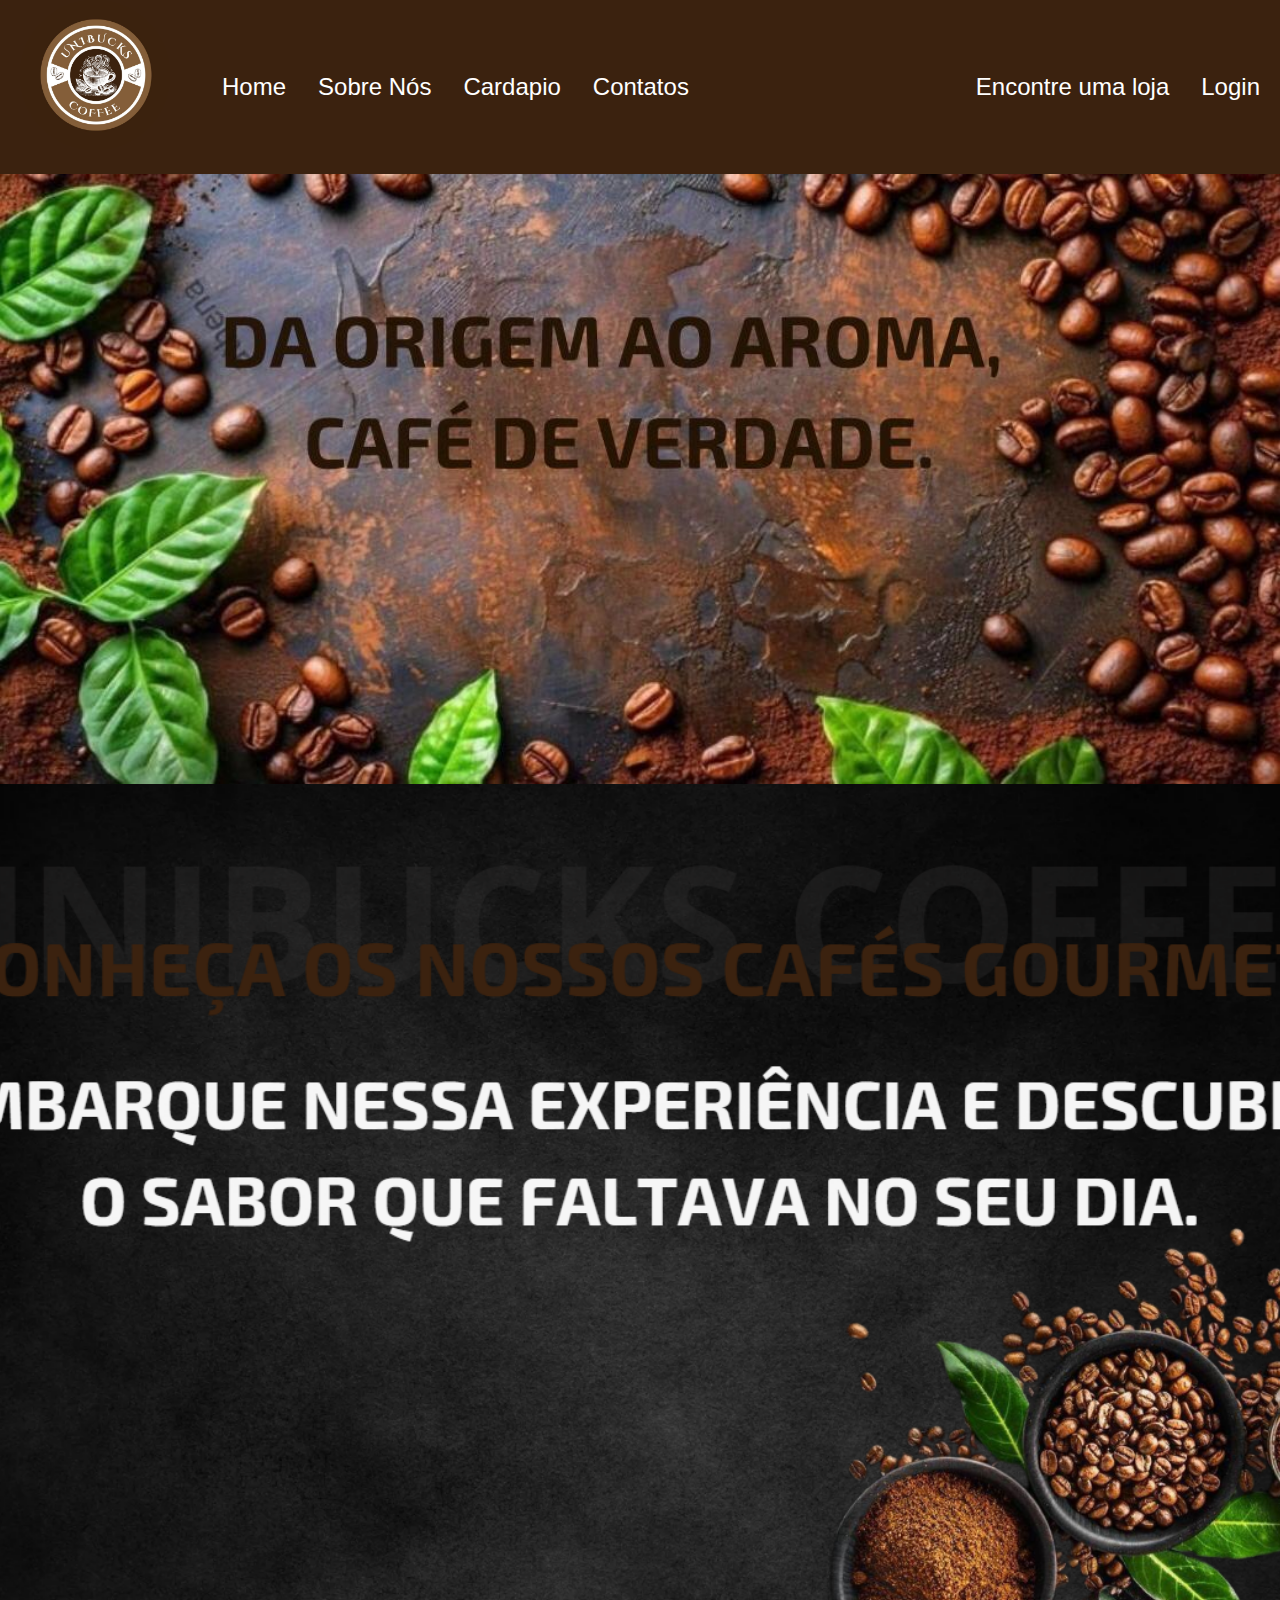
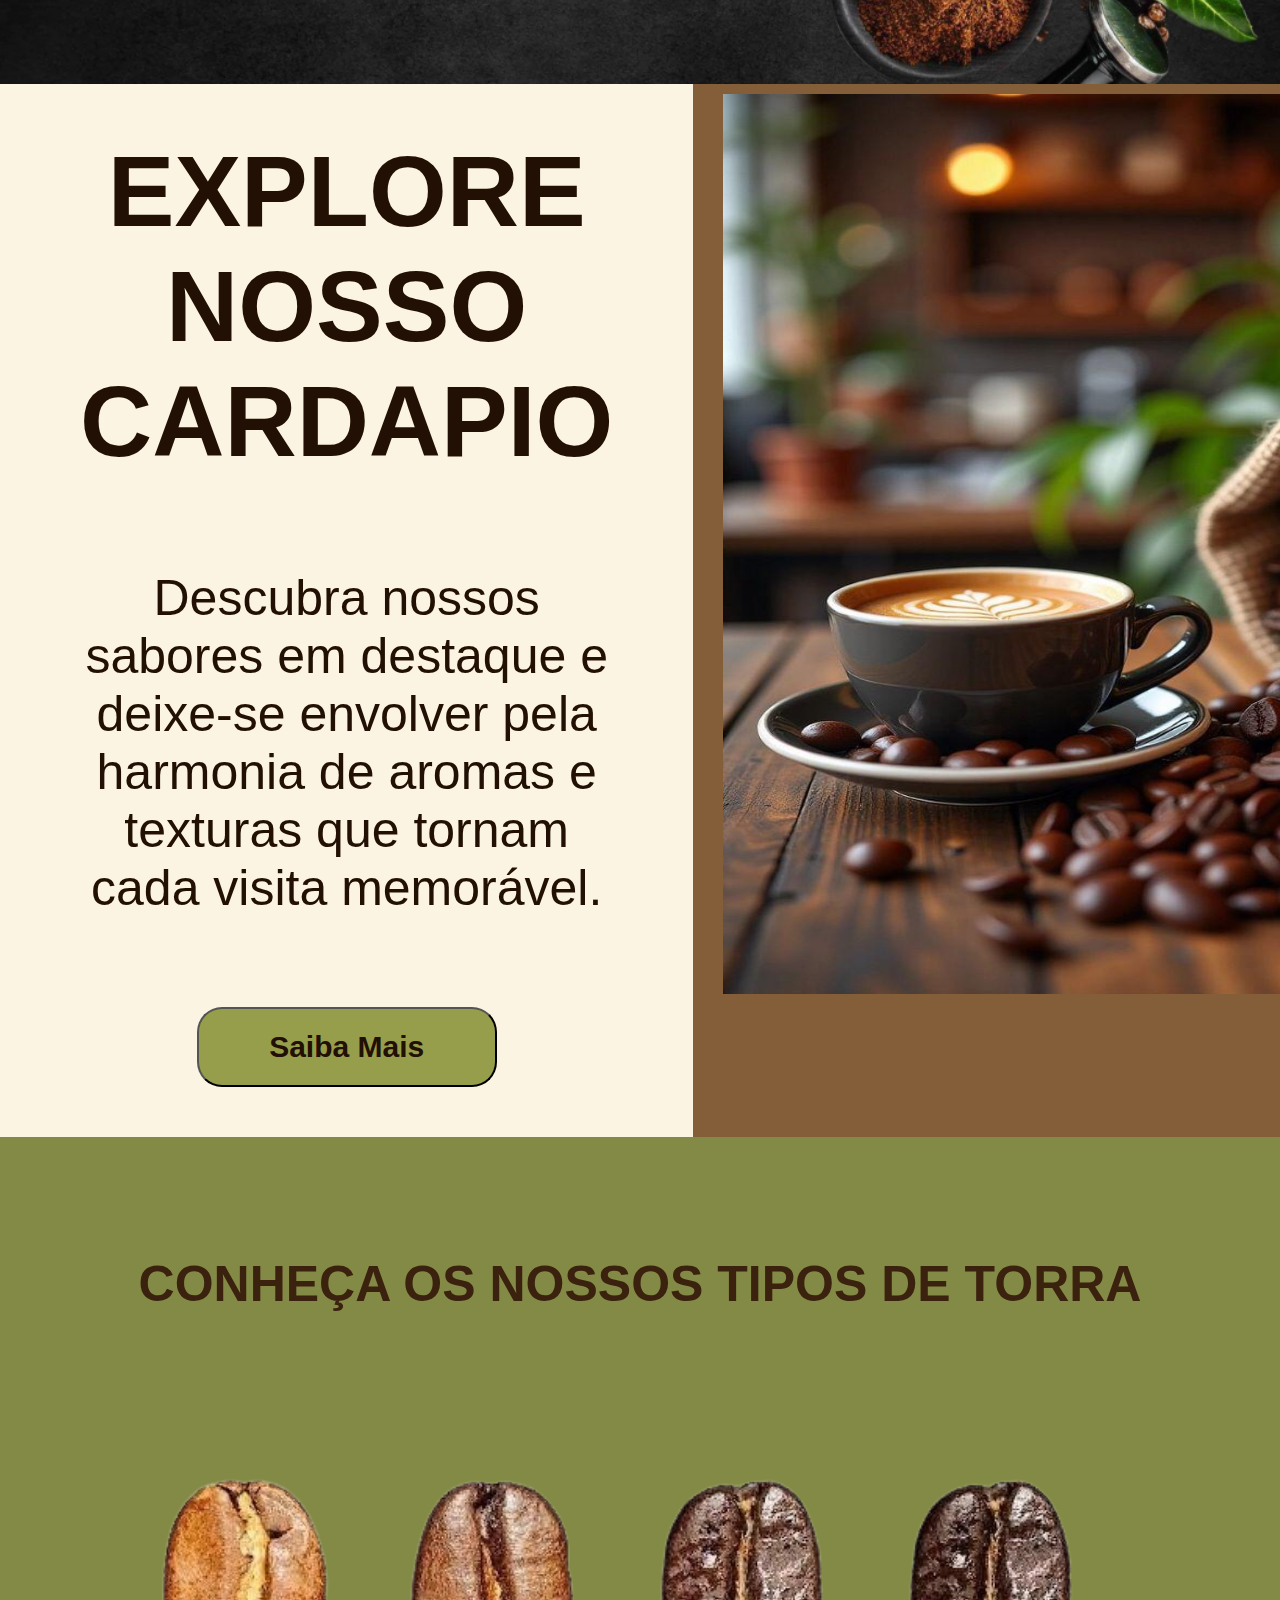
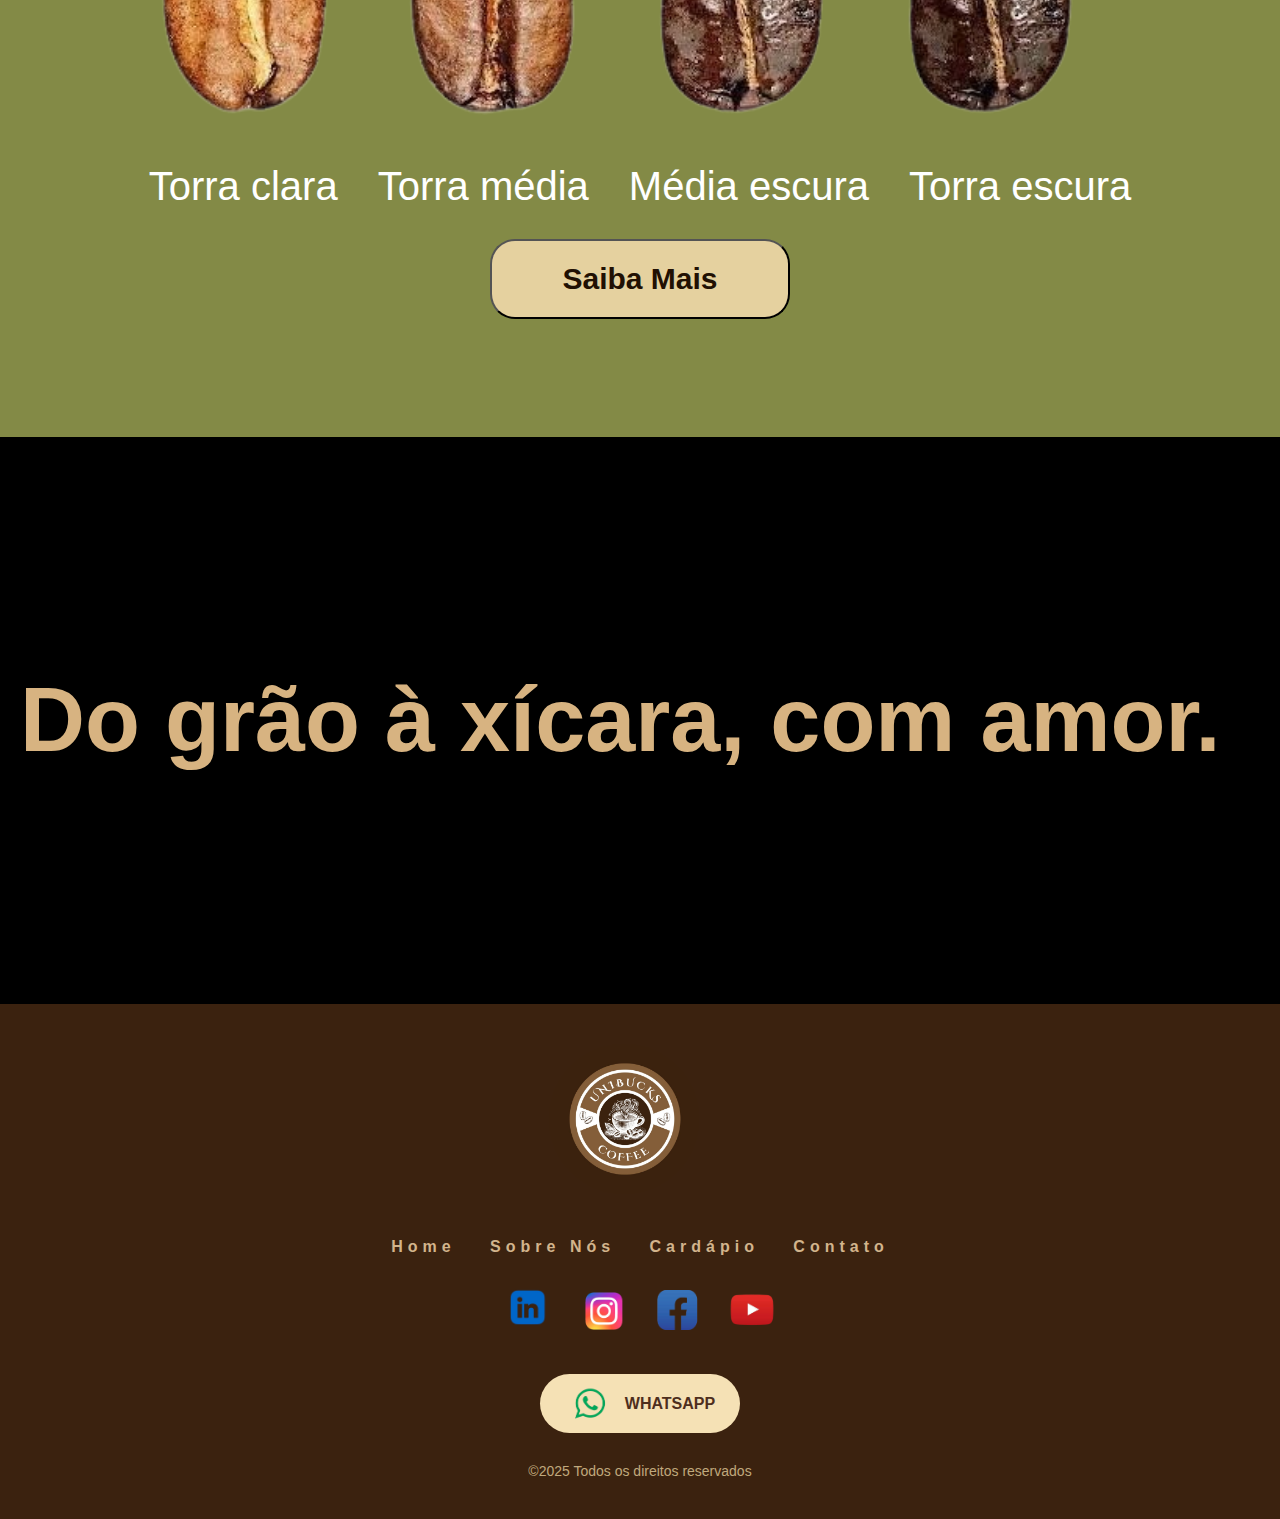
<file: index.html>
<!DOCTYPE html>
<html lang="pt-br">

<head>
    <meta charset="UTF-8">
    <meta name="viewport" content="width=device-width, initial-scale=1.0">
    <link rel="stylesheet" href="css/home.css">
    <title>Home Unibucks</title>
</head>

<body>
    <header class="header-nav">
      <nav class="nav-web" aria-label="Navegação Principal">
        
        <div class="left">
          <a href="index.html">
            <img class="logo" src="./img/logo.jpg">
          </a>
          <ul class="nav-list">
              <li>
                <a href="index.html"> Home </a>
              </li>
              <li>
                <a href="sobre.html">Sobre Nós</a>
              </li>
              <li>
                <a href="cardapio.html">Cardapio</a>
              </li>
              <li>
                <a href="contato.html">Contatos</a>
              </li>
          </ul>
        </div>
          
        <ul class="list-right">
            <li>
              <a href="loc.html">Encontre uma loja</a>
            </li>
            <li>
              <a href="login.html">Login</a>
            </li>
          </ul>
      </nav>
    </header>
    
    <main>
      <div class="frame1">
          <img src="img/inicio.jpg" class="img1">
      </div>

      <div class="frame2">
        <img src="img/inicio-pt2.png">
      </div>

      <div class="frame3">
          <div class="apresentação-cardapio">
            
            <div class="titulo-text-cardapio">
              <h1>EXPLORE NOSSO CARDAPIO</h1>
            </div>
            
            <div class="text-cardapio">
              <p>Descubra nossos sabores em
                destaque e deixe-se envolver
                pela harmonia de aromas e
                texturas que tornam cada visita
                memorável.
              </p>
            </div>
            
            <div class="botão-cardapio">
              <a href="cardapio.html"><button>Saiba Mais</button></a>
            </div>
          </div>

          <div class="img-home-card">
              <img src="img/inicio_cardapio.jpg" >
          </div>
        </div>

      <div class="frame4">
        <div class="conteudo-torra">
          <h1 class="titulo-home-torra">CONHEÇA OS NOSSOS TIPOS DE TORRA</h1>
      
          <img src="img/inico_torra-removebg-preview.png" alt="Tipos de Torra" class="imagem-torra">
      
          <div class="texto-torra">
            <span>Torra clara</span>
            <span> Torra média </span>
            <span>Média escura </span>
            <span> Torra escura </span>
          </div>
      
          <div class="botão-torra">
            <a href="torra.html" class="botao-link"><button>Saiba Mais</button></a>
          </div>
          
        </div>
      </div>
      
      <div class="frame5">
          <div class="fim-conteudo">
            <div class="txt-fim">
              <h1>Do grão à xícara, com amor.</h1>
            </div>
            <div class="Imagem-fim">
              <img src="img/inicio-pt_baixo-removebg-preview.png" class="img-fim">
            </div>
          </div>
      </div>
    </main>

    <footer class="footer">
      <div class="footer-content">
        <img src="img/logo.jpg" alt="Unibucks Logo" class="logo">
    
        <nav class="footer-nav">
          <ul>
            <li><a href="index.html">Home</a></li>
            <li><a href="sobre.html">Sobre Nós</a></li>
            <li><a href="cardapio.html">Cardápio</a></li>
            <li><a href="contato.html">Contato</a></li>
          </ul>
        </nav>
    
        <div class="social-icons">
          <a href="#"><img src="img/link-removebg-preview.png" alt="LinkedIn"></a>
          <a href="#"><img src="img/R-removebg-preview.png" alt="Instagram"></a>
          <a href="#"><img src="img/facebook-icon-ios-facebook-social-media-logo-on-white-background-free-free-vector-removebg-preview.png" alt="Facebook"></a>
          <a href="#"><img src="img/OIP-removebg-preview.png" alt="YouTube"></a>
        </div>
    
        <div class="whatsapp-button">
          <a href="#">
            <img src="img/whats-removebg-preview.png" alt="WhatsApp"> WHATSAPP
          </a>
        </div>
    
        <p class="copyright">©2025 Todos os direitos reservados</p>
      </div>
    </footer>

</body>
</html>
</file>
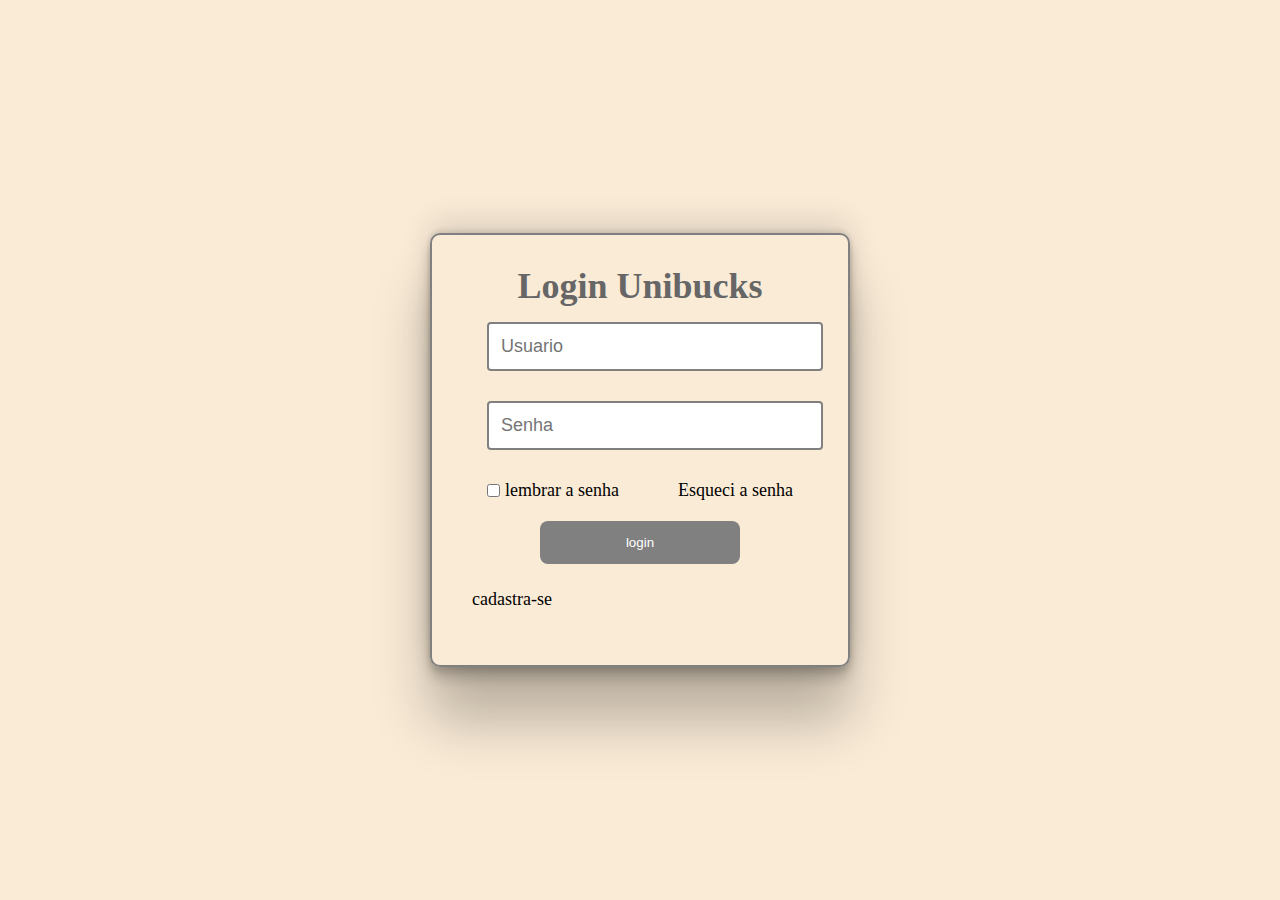
<file: login-page/index.html>
<!DOCTYPE html>
<html lang="pt-br">

<head>
    <meta charset="UTF-8">
    <meta name="viewport" content="widht=device-widht, initial-scale=1.0">
    <title>login</title>
    <link rel="stylesheet" href="styles.css">
</head>

<body>
    <main>
        <div class="container">
            <form>
                <h1> Login Unibucks</h1>
                <div class="input-mail">
                    <input placeholder="Usuario" type="email">
                </div>
                <div class="input-pass">
                    <input placeholder="Senha" type="password">
                </div>
            </form>

        
            <div class=sobre_mais>
                <label>
                    <input type="checkbox" >
                    lembrar a senha
                </label>
                <a class="tent" href="#"> Esqueci a senha </a>
            </div>
            
            <a href="main.html" target="_blank">
                <button type="submit"> login </button>
            </a>

            <div class="cadastro">
                <a class="new" href="cadastro.html"> cadastra-se </a>
            </div>
        
        </div>

    </main>
</body>

</html>
</file>
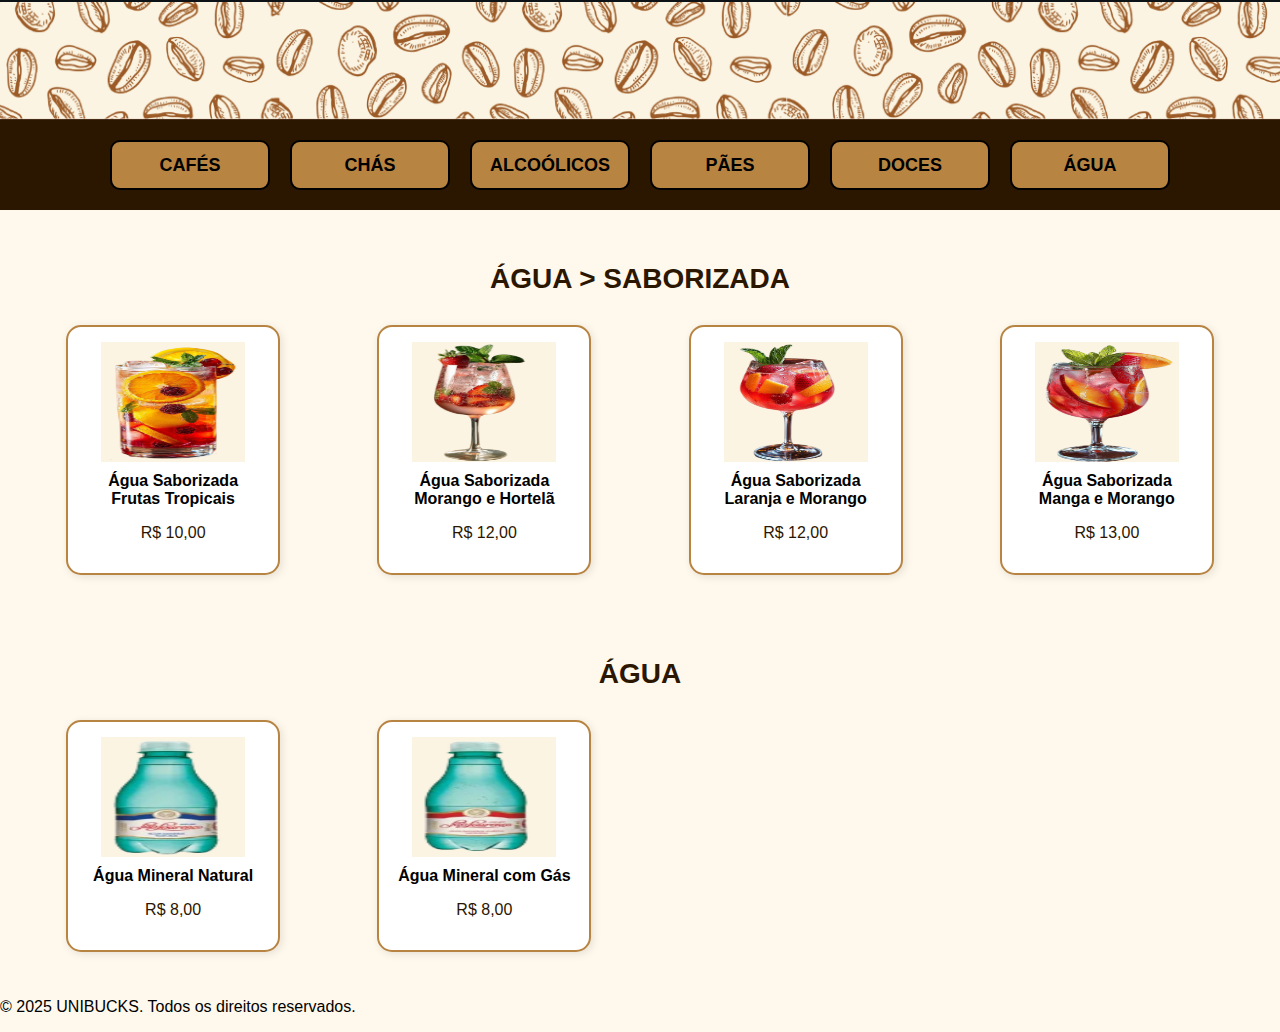
<file: agua.html>
<!DOCTYPE html>
<html lang="pt-BR">
<head>
  <meta charset="UTF-8">
  <meta name="viewport" content="width=device-width, initial-scale=1.0">
  <link rel="stylesheet" href="css/style.css">
</head>
<body>
<!-- Imagem do topo -->
  <div class="top-image">
    <img src="img/fundo de graos.png" alt="Grãos de café no topo" />
  </div>

  <!-- Menu de Categorias -->
  <div class="menu">
    <a href="cafes.html"><button>CAFÉS</button></a>
    <a href="chas.html"><button>CHÁS</button></a>
    <a href="alcoolicos.html"><button>ALCOÓLICOS</button></a>
    <a href="paes.html"><button>PÃES</button></a>
    <a href="doces.html"><button>DOCES</button></a>
    <a href="agua.html"><button>ÁGUA</button></a>
  </div>


  <!-- ÁGUA SABORIZADA -->
  <main class="cardapio">
    <h2 class="titulo">ÁGUA &gt; SABORIZADA</h2>
    <div class="produtos">
      <div class="produto"><img src="img/agua saborizada frutas tropicais.png" alt="Água Saborizada Frutas Tropicais"><p class="nome">Água Saborizada Frutas Tropicais</p><p class="preco">R$ 10,00</p></div>
      <div class="produto"><img src="img/agua saborizada morango e hortela .png" alt="Água Saborizada Morango e Hortelã"><p class="nome">Água Saborizada Morango e Hortelã</p><p class="preco">R$ 12,00</p></div>
      <div class="produto"><img src="img/agua saborizada laranja e morango.png" alt="Água Saborizada Laranja e Morango"><p class="nome">Água Saborizada Laranja e Morango</p><p class="preco">R$ 12,00</p></div>
      <div class="produto"><img src="img/agua saborizada manga e morango.png" alt="Água Saborizada Manga e Morango"><p class="nome">Água Saborizada Manga e Morango</p><p class="preco">R$ 13,00</p></div>
    </div>
  </main>

  <!-- ÁGUA NATURAL E COM GÁS -->
  <main class="cardapio">
    <h2 class="titulo">ÁGUA</h2>
    <div class="produtos ">
      <div class="produto"><img src="img/agua mineral natural .png" alt="Água Mineral Natural"><p class="nome">Água Mineral Natural</p><p class="preco">R$ 8,00</p></div>
      <div class="produto"><img src="img/agua mineral com gas.png" alt="Água Mineral com Gás"><p class="nome">Água Mineral com Gás</p><p class="preco">R$ 8,00</p></div>
    </div>
  </main>

  <footer>
    <p>&copy; 2025 UNIBUCKS. Todos os direitos reservados.</p>
  </footer>

</body>
</html>
</file>
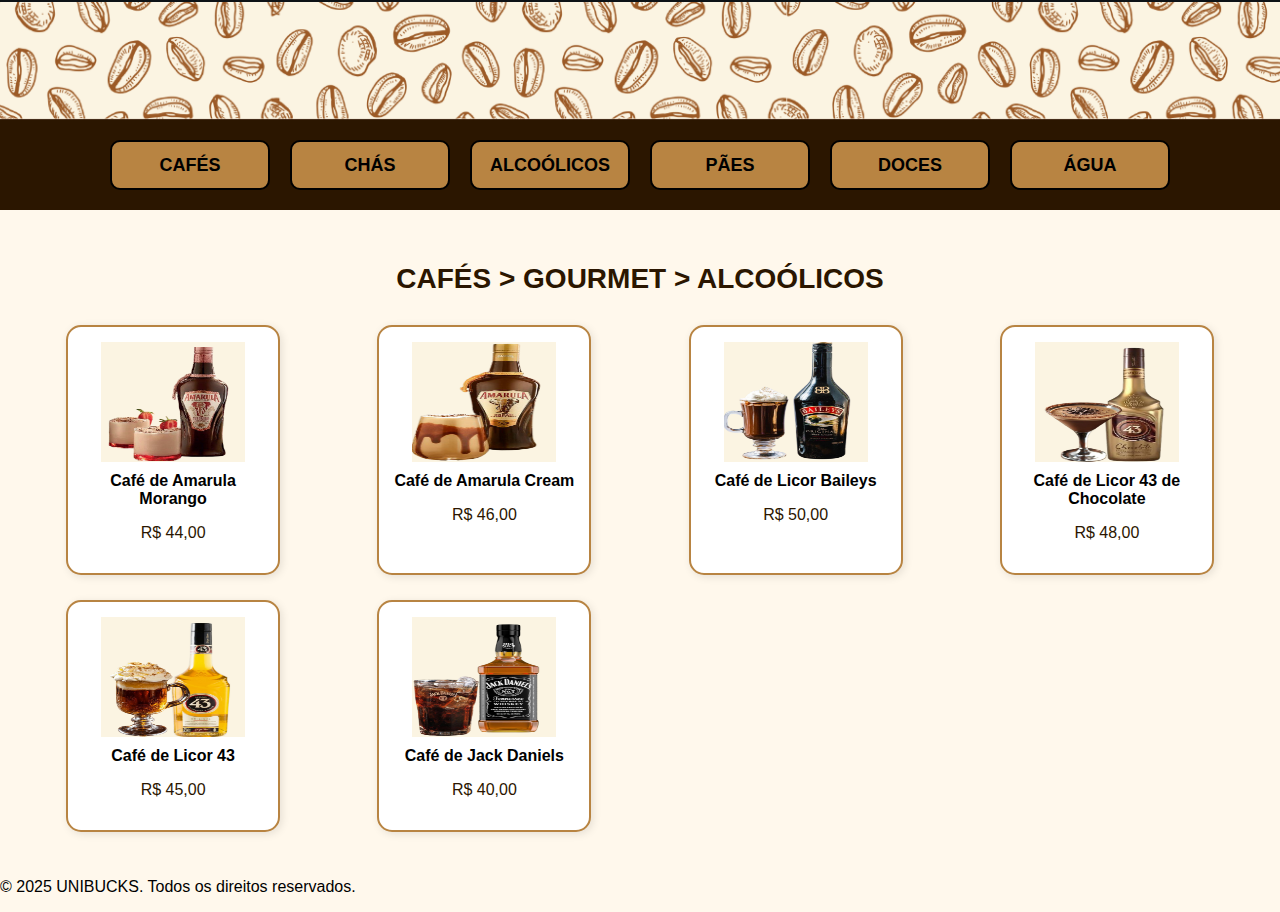
<file: alcoolicos.html>
<!DOCTYPE html>
<html lang="pt-BR">
<head>
  <meta charset="UTF-8">
  <meta name="viewport" content="width=device-width, initial-scale=1.0">
  <title>UNIBUCKS | Cafés Alcoólicos</title>
  <link rel="stylesheet" href="css/style.css">
</head>
<body>

<!-- Imagem do topo -->
  <div class="top-image">
    <img src="img/fundo de graos.png" alt="Grãos de café no topo" />
  </div>

  <!-- Menu de Categorias -->
  <div class="menu">
    <a href="cafes.html"><button>CAFÉS</button></a>
    <a href="chas.html"><button>CHÁS</button></a>
    <a href="alcoolicos.html"><button>ALCOÓLICOS</button></a>
    <a href="paes.html"><button>PÃES</button></a>
    <a href="doces.html"><button>DOCES</button></a>
    <a href="agua.html"><button>ÁGUA</button></a>
  </div>



  <main class="cardapio">
    <h2 class="titulo">CAFÉS &gt; GOURMET &gt; ALCOÓLICOS</h2>
    <div class="produtos">
      <div class="produto"><img src="img/cafe de amarula morango.png" alt="Café de Amarula Morango"><p class="nome">Café de Amarula Morango</p><p class="preco">R$ 44,00</p></div>
      <div class="produto"><img src="img/cafe de amarula cream.png" alt="Café de Amarula Cream"><p class="nome">Café de Amarula Cream</p><p class="preco">R$ 46,00</p></div>
      <div class="produto"><img src="img/cafe de licor.png" alt="Café de Licor Baileys"><p class="nome">Café de Licor Baileys</p><p class="preco">R$ 50,00</p></div>
      <div class="produto"><img src="img/cafe licor 43 de chocolate.png" alt="Café de Licor 43 de Chocolate"><p class="nome">Café de Licor 43 de Chocolate</p><p class="preco">R$ 48,00</p></div>
      <div class="produto"><img src="img/cafe de licor 43.png" alt="Café de Licor 43"><p class="nome">Café de Licor 43</p><p class="preco">R$ 45,00</p></div>
      <div class="produto"><img src="img/cafe jack daniels.png" alt="Café de Jack Daniels"><p class="nome">Café de Jack Daniels</p><p class="preco">R$ 40,00</p></div>
    </div>
  </main>

  <footer>
    <p>&copy; 2025 UNIBUCKS. Todos os direitos reservados.</p>
  </footer>

</body>
</html>
</file>
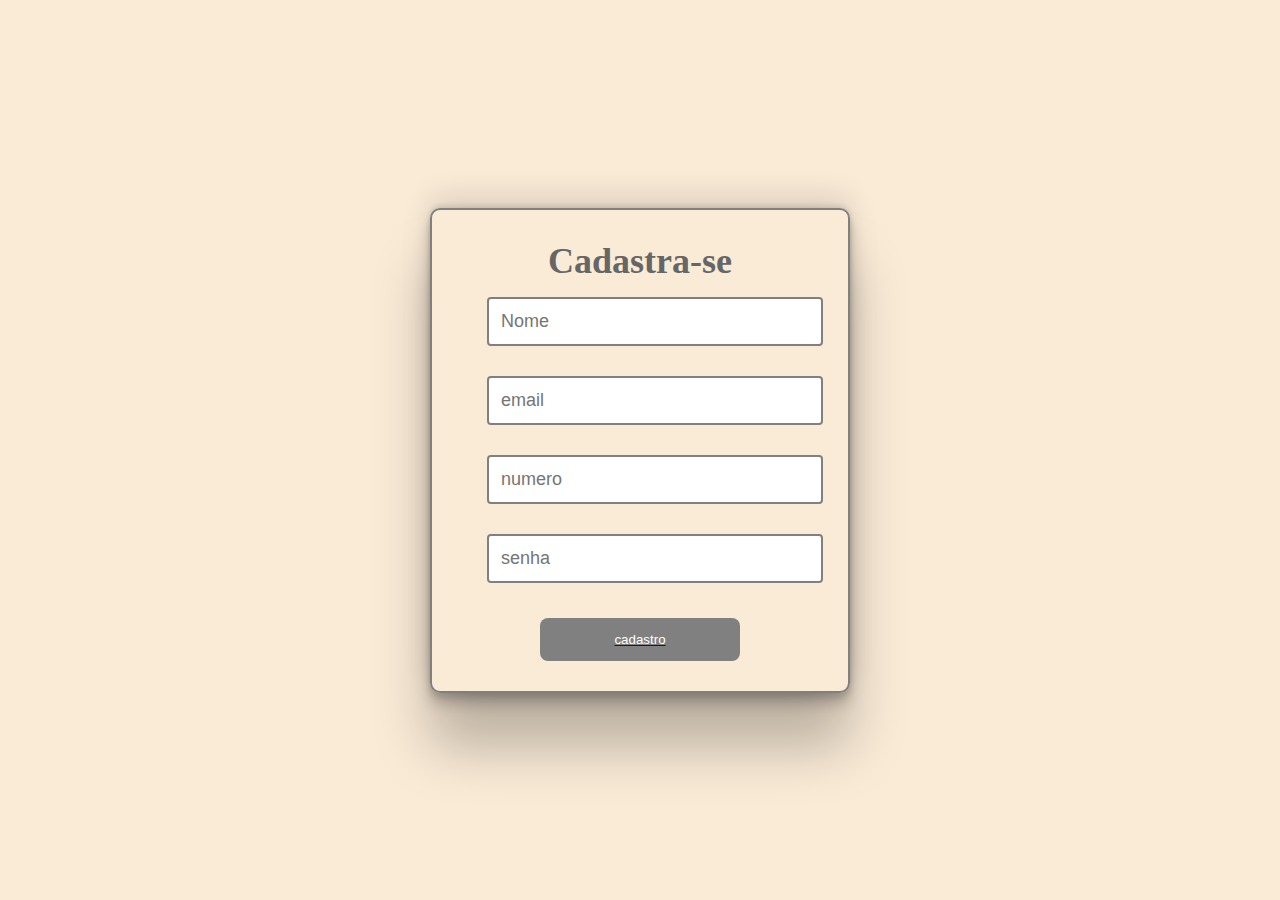
<file: cadastro.html>
<!DOCTYPE html>
<html lang="en">
<head>
    <meta charset="UTF-8">
    <meta name="viewport" content="width=device-width, initial-scale=1.0">
    <link rel="stylesheet" href="styles.css">
    <title>cadastro</title>
</head>
<body>
    <main>
        
        <div class="container">
            <form>
                <h1> Cadastra-se </h1>
                
                <div class="inputs">
                    <div class="input-nome">
                        <input placeholder="Nome" type="text">
                    </div>

                    <div class="input-mail">
                        <input placeholder="email" type="email">
                    </div>

                    <div class="input-cell">
                        <input placeholder="numero" type="phone">
                    </div>

                    <div>
                        <input placeholder="senha" type="password">
                    </div>
                </div>

            </form>
                <a href="main.html" target="_blank">
                    <button type="submit"> cadastro </button>
                </a>

        </div>

    </main>
</body>
</html>
</file>
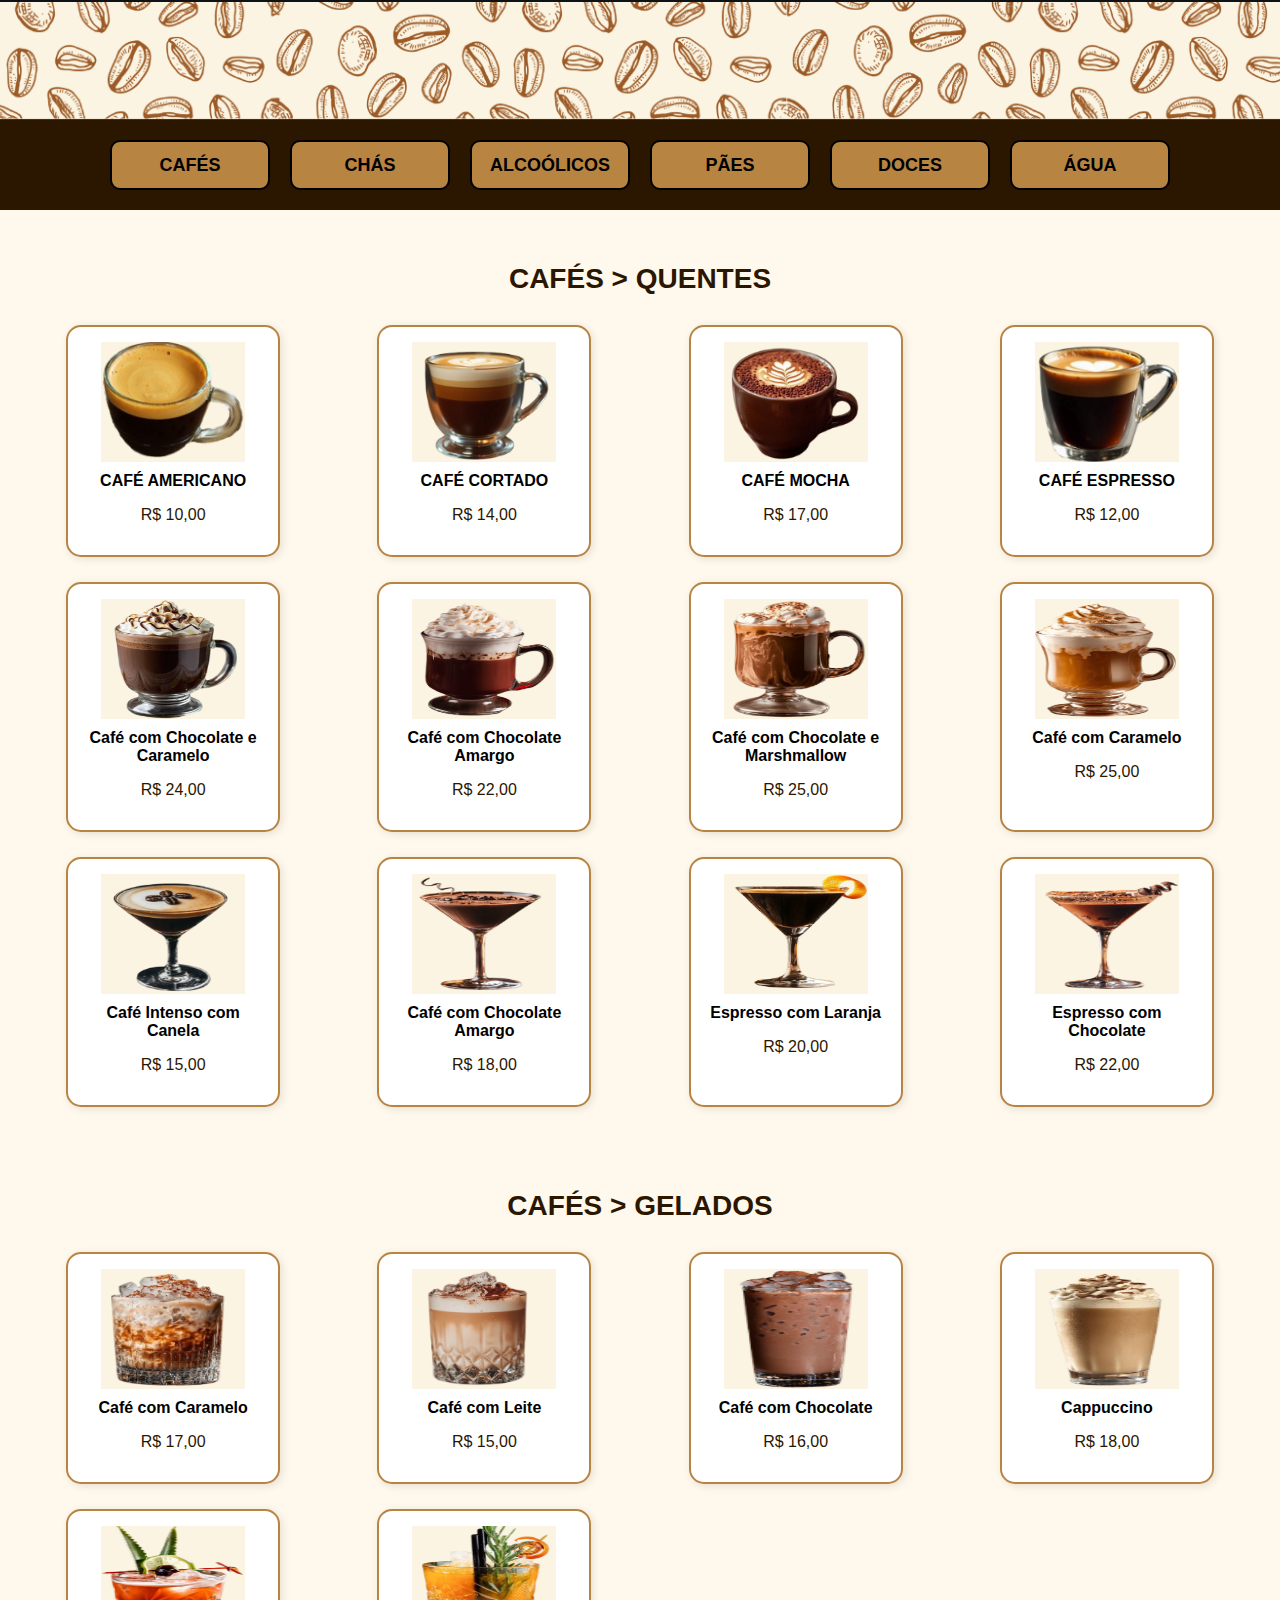
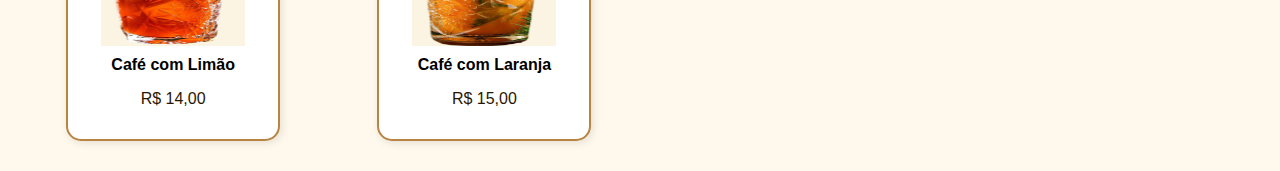
<file: cafes.html>
<!DOCTYPE html>
<html lang="pt-BR">
<head>
  <meta charset="UTF-8">
  <meta name="viewport" content="width=device-width, initial-scale=1.0">
  <title>UNIBUCKS | Cafés</title>
  <link rel="stylesheet" href="css/style.css">
</head>
<body>
 <!-- Imagem do topo -->
  <div class="top-image">
    <img src="img/fundo de graos.png" alt="Grãos de café no topo" />
  </div>

  <!-- Menu de Categorias -->
  <div class="menu">
    <a href="cafes.html"><button>CAFÉS</button></a>
    <a href="chas.html"><button>CHÁS</button></a>
    <a href="alcoolicos.html"><button>ALCOÓLICOS</button></a>
    <a href="paes.html"><button>PÃES</button></a>
    <a href="doces.html"><button>DOCES</button></a>
    <a href="agua.html"><button>ÁGUA</button></a>
  </div>


  <!-- CAFÉS QUENTES -->
  <main class="cardapio">
    <h2 class="titulo">CAFÉS &gt; QUENTES</h2>
    <div class="produtos">
      <div class="produto">
        <img src="img/café americano.png" alt="Café Americano">
        <p class="nome">CAFÉ AMERICANO</p>
        <p class="preco">R$ 10,00</p>
      </div>
      <div class="produto">
        <img src="img/cafe cortado.png" alt="Café Cortado">
        <p class="nome">CAFÉ CORTADO</p>
        <p class="preco">R$ 14,00</p>
      </div>
      <div class="produto">
        <img src="img/cafe mocha.png" alt="Café Mocha">
        <p class="nome">CAFÉ MOCHA</p>
        <p class="preco">R$ 17,00</p>
      </div>
      <div class="produto">
        <img src="img/cafe expresso.png" alt="Café Espresso">
        <p class="nome">CAFÉ ESPRESSO</p>
        <p class="preco">R$ 12,00</p>
      </div>
      <div class="produto"><img src="img/café com chocolate e caramelo.png" alt=""><p class="nome">Café com Chocolate e Caramelo</p><p class="preco">R$ 24,00</p></div>
      <div class="produto"><img src="img/cafe com chocolate amargo.png" alt=""><p class="nome">Café com Chocolate Amargo</p><p class="preco">R$ 22,00</p></div>
      <div class="produto"><img src="img/CAFÉ COM CHOCOLATE e marshmellow.png" alt=""><p class="nome">Café com Chocolate e Marshmallow</p><p class="preco">R$ 25,00</p></div>
      <div class="produto"><img src="img/cafe com caramelo1.png" alt=""><p class="nome">Café com Caramelo</p><p class="preco">R$ 25,00</p></div>
      <div class="produto"><img src="img/cafe intenso com canela.png" alt=""><p class="nome">Café Intenso com Canela</p><p class="preco">R$ 15,00</p></div>
      <div class="produto"><img src="img/cafe com chocolate amargo 2.png" alt=""><p class="nome">Café com Chocolate Amargo</p><p class="preco">R$ 18,00</p></div>
      <div class="produto"><img src="img/expresso com laranja.png" alt=""><p class="nome">Espresso com Laranja</p><p class="preco">R$ 20,00</p></div>
      <div class="produto"><img src="img/expresso com chocolate.png" alt=""><p class="nome">Espresso com Chocolate</p><p class="preco">R$ 22,00</p></div>
    </div>
  </main>

  <!-- CAFÉS GELADOS -->
  <main class="cardapio">
    <h2 class="titulo">CAFÉS &gt; GELADOS</h2>
    <div class="produtos">
      <div class="produto"><img src="img/café com caramelo.png" alt=""><p class="nome">Café com Caramelo</p><p class="preco">R$ 17,00</p></div>
      <div class="produto"><img src="img/café com leite.png" alt=""><p class="nome">Café com Leite</p><p class="preco">R$ 15,00</p></div>
      <div class="produto"><img src="img/cafe com chocolate.png" alt=""><p class="nome">Café com Chocolate</p><p class="preco">R$ 16,00</p></div>
      <div class="produto"><img src="img/cappuccino.png" alt=""><p class="nome">Cappuccino</p><p class="preco">R$ 18,00</p></div>
      <div class="produto"><img src="img/cafe com limão.png" alt=""><p class="nome">Café com Limão</p><p class="preco">R$ 14,00</p></div>
      <div class="produto"><img src="img/cafe com laranja.png" alt=""><p class="nome">Café com Laranja</p><p class="preco">R$ 15,00</p></div>
    </div>
  </main>
</body>
</html>
</file>
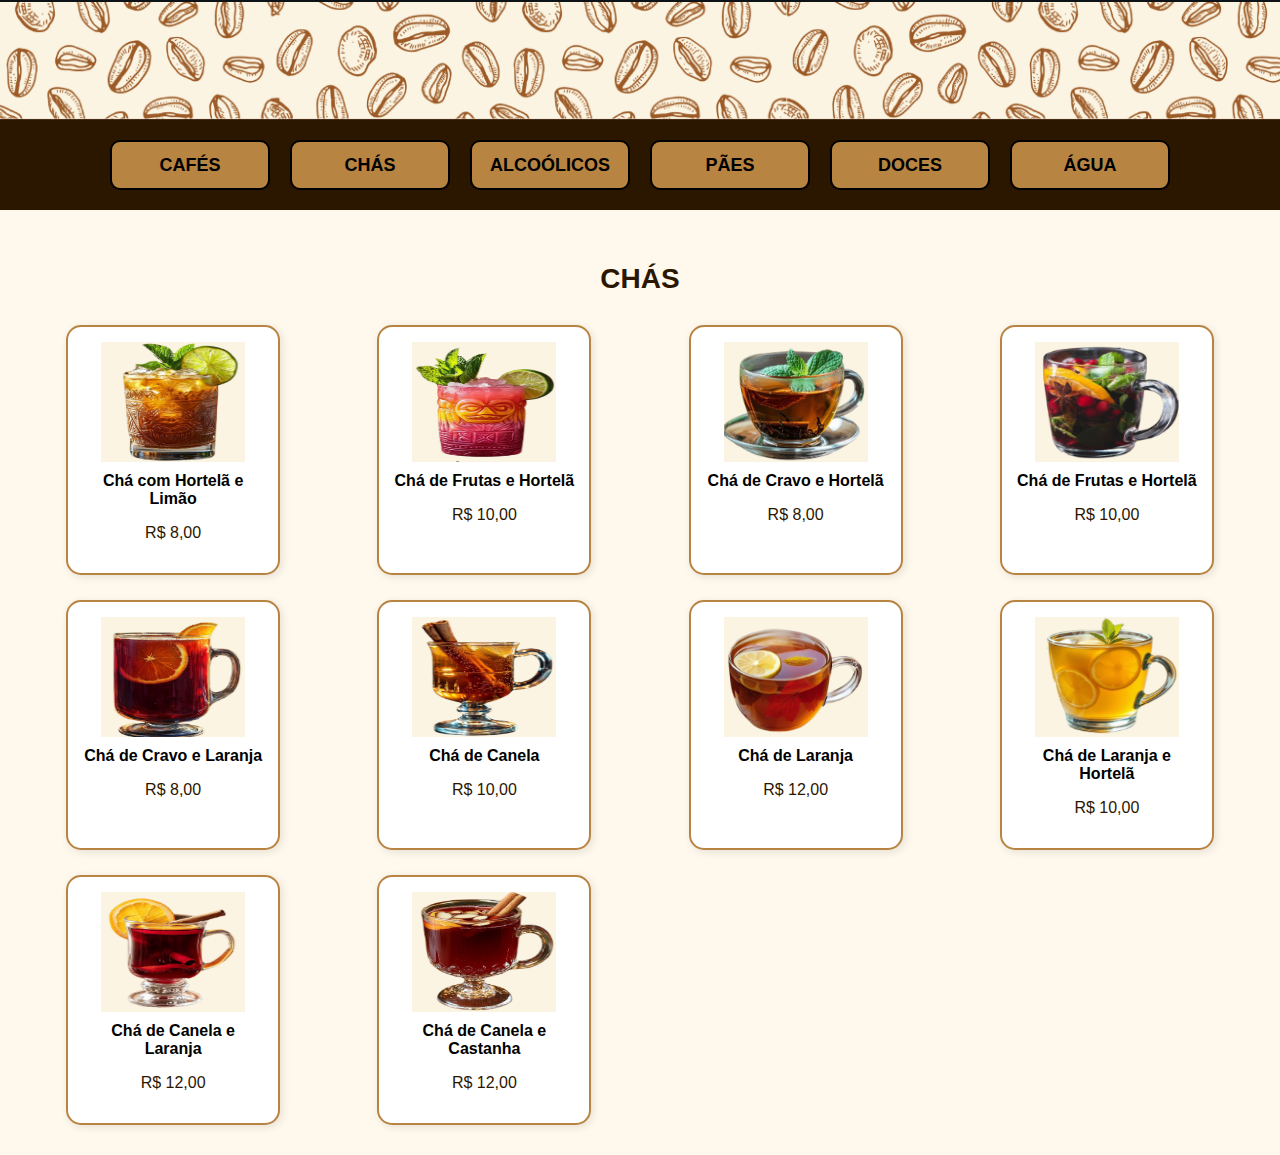
<file: chas.html>
<!DOCTYPE html>
<html lang="pt-br">
<head>
  <meta charset="UTF-8" />
  <meta name="viewport" content="width=device-width, initial-scale=1.0"/>
  <title>UNIBUCKS - Chás</title>
  <link rel="stylesheet" href="css/style.css" />
</head>
<body>
  <!-- Imagem do topo -->
  <div class="top-image">
    <img src="img/fundo de graos.png" alt="Grãos de café no topo" />
  </div>

  <!-- Menu de Categorias -->
  <div class="menu">
    <a href="cafes.html"><button>CAFÉS</button></a>
    <a href="chas.html"><button>CHÁS</button></a>
    <a href="alcoolicos.html"><button>ALCOÓLICOS</button></a>
    <a href="paes.html"><button>PÃES</button></a>
    <a href="doces.html"><button>DOCES</button></a>
    <a href="agua.html"><button>ÁGUA</button></a>
  </div>


  <!-- CHÁS -->
  <main class="cardapio">
    <h2 class="titulo">CHÁS</h2>
    <div class="produtos">
      <div class="produto"><img src="img/cha com hortela e limão.png" alt=""><p class="nome">Chá com Hortelã e Limão</p><p class="preco">R$ 8,00</p></div>
      <div class="produto"><img src="img/cha com hortela e frutas.png" alt=""><p class="nome">Chá de Frutas e Hortelã</p><p class="preco">R$ 10,00</p></div>
      <div class="produto"><img src="img/cha de cravo e hortela.png" alt=""><p class="nome">Chá de Cravo e Hortelã</p><p class="preco">R$ 8,00</p></div>
      <div class="produto"><img src="img/cha de frutas e hortelã.png" alt=""><p class="nome">Chá de Frutas e Hortelã</p><p class="preco">R$ 10,00</p></div>
      <div class="produto"><img src="img/cha de cravo e laranja.png" alt=""><p class="nome">Chá de Cravo e Laranja</p><p class="preco">R$ 8,00</p></div>
      <div class="produto"><img src="img/cha de canela.png" alt=""><p class="nome">Chá de Canela</p><p class="preco">R$ 10,00</p></div>
      <div class="produto"><img src="img/cha de laranja.png" alt=""><p class="nome">Chá de Laranja</p><p class="preco">R$ 12,00</p></div>
      <div class="produto"><img src="img/cha de laranja e hortela.png" alt=""><p class="nome">Chá de Laranja e Hortelã</p><p class="preco">R$ 10,00</p></div>
      <div class="produto"><img src="img/cha de canela e laranja 2.png" alt=""><p class="nome">Chá de Canela e Laranja</p><p class="preco">R$ 12,00</p></div>
      <div class="produto"><img src="img/cha de canela e castanha .png" alt=""><p class="nome">Chá de Canela e Castanha</p><p class="preco">R$ 12,00</p></div>
    </div>
  </main>
</body>
</html>
</file>
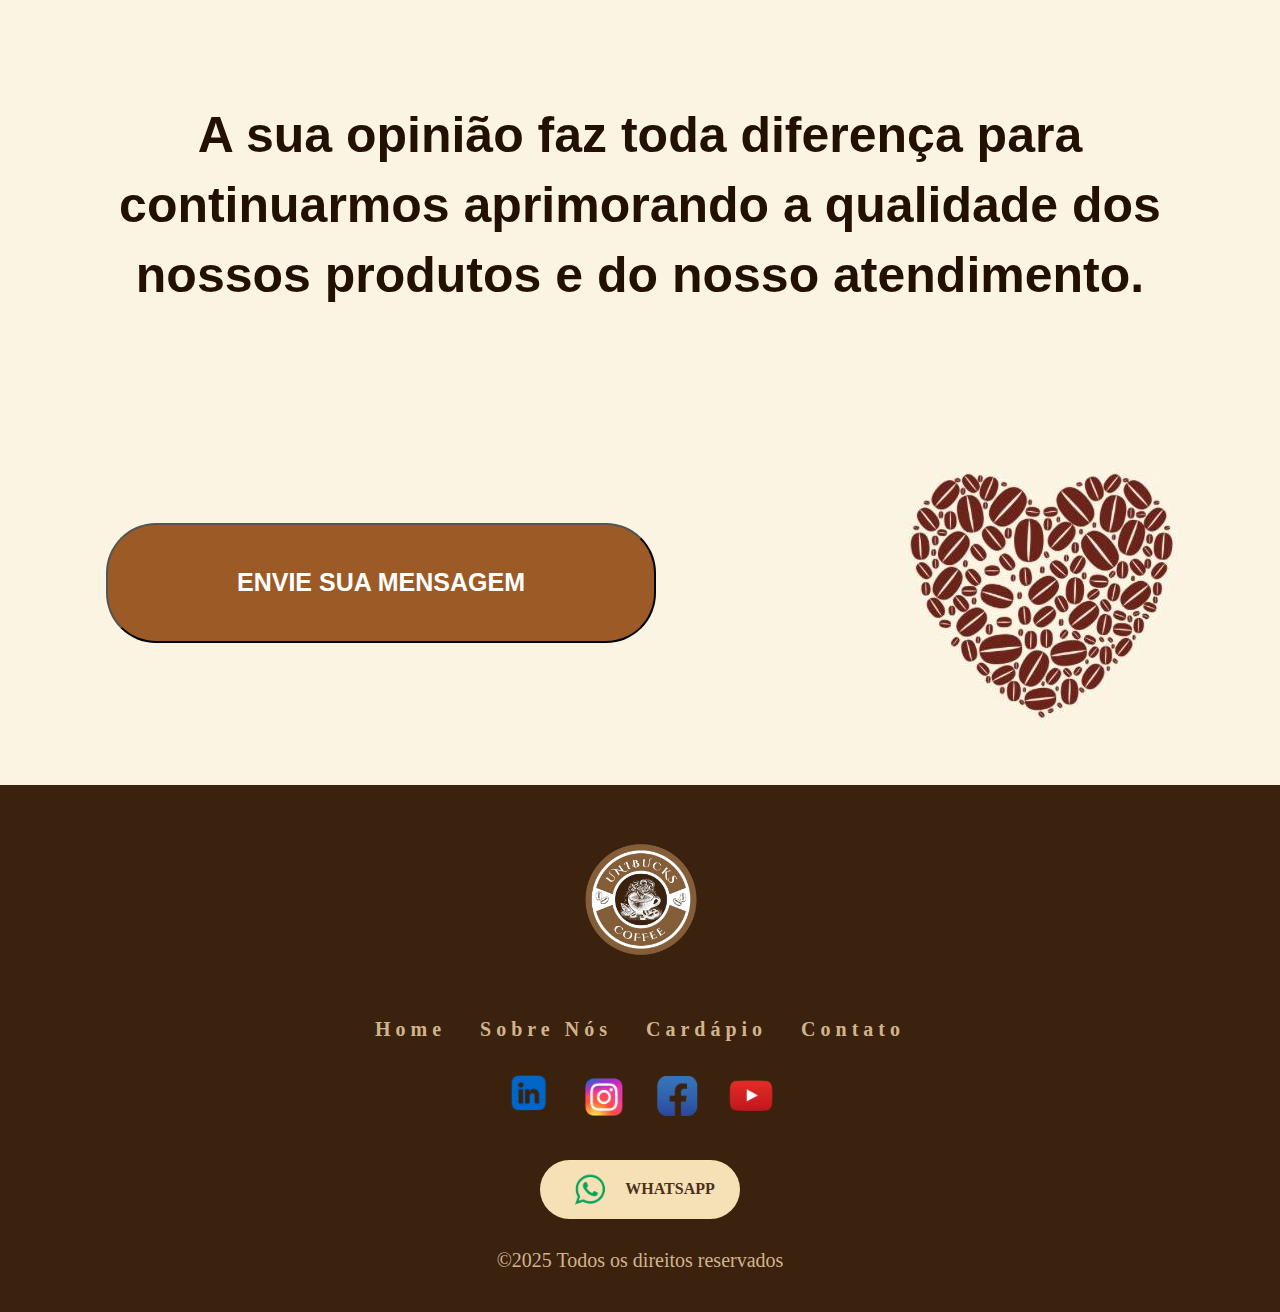
<file: contato.html>
<!DOCTYPE html>
<html lang="pt-br">
<head>
    <meta charset="UTF-8">
    <meta name="viewport" content="width=device-width, initial-scale=1.0">
    <link rel="stylesheet" href="css/contato.css">
    <title>Contato</title>
</head>
<body>
    <main>
        <div class="texto">
            <h1>A sua opinião faz toda diferença para
                continuarmos aprimorando a qualidade dos
                nossos produtos e do nosso atendimento.
            </h1>
        </div>

        <div class="conteudo">
            <div class="botao-contato">
                <a href="#contato"><button>ENVIE SUA MENSAGEM</button></a>
            </div>
            <div class="img">
                <img src="img/contato.jpg">
            </div>
        </div>
    </main>

    <footer class="footer">
        <div class="footer-content">
          <img src="img/logo.jpg" alt="Unibucks Logo" class="logo">
      
          <nav class="footer-nav">
            <ul>
              <li><a href="index.html">Home</a></li>
              <li><a href="sobre.html">Sobre Nós</a></li>
              <li><a href="#">Cardápio</a></li>
              <li><a href="contato.html">Contato</a></li>
            </ul>
          </nav>
      
          <div class="social-icons">
            <a href="#"><img src="img/link-removebg-preview.png" alt="LinkedIn"></a>
            <a href="#"><img src="img/R-removebg-preview.png" alt="Instagram"></a>
            <a href="#"><img src="img/facebook-icon-ios-facebook-social-media-logo-on-white-background-free-free-vector-removebg-preview.png" alt="Facebook"></a>
            <a href="#"><img src="img/OIP-removebg-preview.png" alt="YouTube"></a>
          </div>
      
          <div class="whatsapp-button">
            <a href="#">
              <img src="img/whats-removebg-preview.png" alt="WhatsApp"> WHATSAPP
            </a>
          </div>
      
          <p class="copyright">©2025 Todos os direitos reservados</p>
        </div>
      </footer>
</body>
</html>
</file>
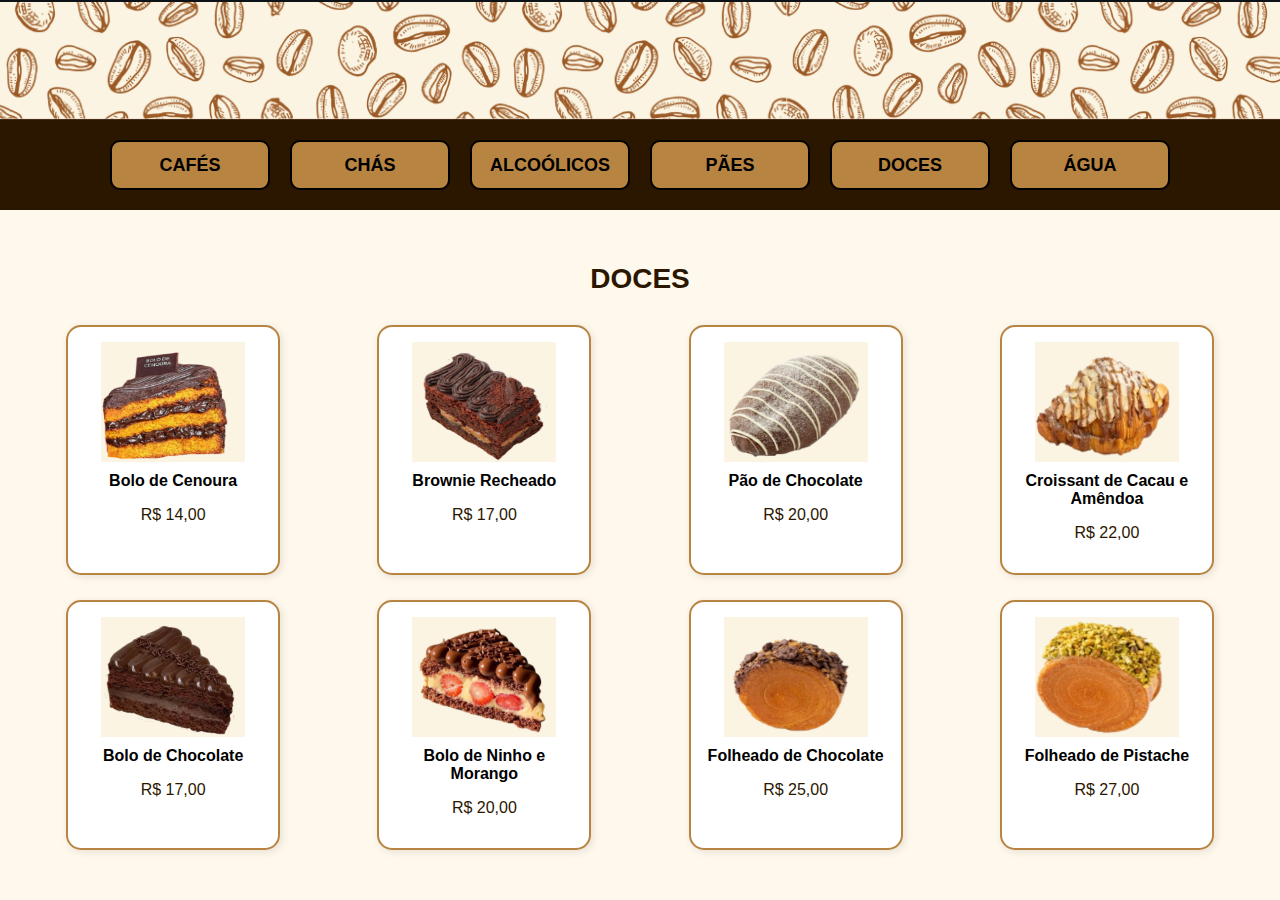
<file: doces.html>
<!DOCTYPE html>
<html lang="pt-br">
<head>
  <meta charset="UTF-8">
  <meta name="viewport" content="width=device-width, initial-scale=1.0">
  <link rel="stylesheet" href="css/style.css">
</head>
<body>

  <!-- Imagem do topo -->
  <div class="top-image">
    <img src="img/fundo de graos.png" alt="Grãos de café no topo">
  </div>

  <!-- Menu de Categorias com links -->
  <div class="menu">
    <a href="cafes.html"><button>CAFÉS</button></a>
    <a href="chas.html"><button>CHÁS</button></a>
    <a href="alcoolicos.html"><button>ALCOÓLICOS</button></a>
    <a href="paes.html"><button>PÃES</button></a>
    <a href="doces.html"><button>DOCES</button></a>
    <a href="agua.html"><button>ÁGUA</button></a>
  </div>

  <!-- Conteúdo da página DOCES -->
  <main class="cardapio">
    <h2 class="titulo">DOCES</h2>
    <div class="produtos">
      <div class="produto"><img src="img/bolo de cenoura.png" alt=""><p class="nome">Bolo de Cenoura</p><p class="preco">R$ 14,00</p></div>
      <div class="produto"><img src="img/brownie recheado .png" alt=""><p class="nome">Brownie Recheado</p><p class="preco">R$ 17,00</p></div>
      <div class="produto"><img src="img/pao de chocolate.png" alt=""><p class="nome">Pão de Chocolate</p><p class="preco">R$ 20,00</p></div>
      <div class="produto"><img src="img/croissant de cacau e amendoa .png" alt=""><p class="nome">Croissant de Cacau e Amêndoa</p><p class="preco">R$ 22,00</p></div>
      <div class="produto"><img src="img/bolo de chocolate.png" alt=""><p class="nome">Bolo de Chocolate</p><p class="preco">R$ 17,00</p></div>
      <div class="produto"><img src="img/bolo de ninho e morango.png" alt=""><p class="nome">Bolo de Ninho e Morango</p><p class="preco">R$ 20,00</p></div>
      <div class="produto"><img src="img/foleado de chocolate.png" alt=""><p class="nome">Folheado de Chocolate</p><p class="preco">R$ 25,00</p></div>
      <div class="produto"><img src="img/foleado de pistache.png" alt=""><p class="nome">Folheado de Pistache</p><p class="preco">R$ 27,00</p></div>
    </div>
  </main>

</body>
</html>
</file>
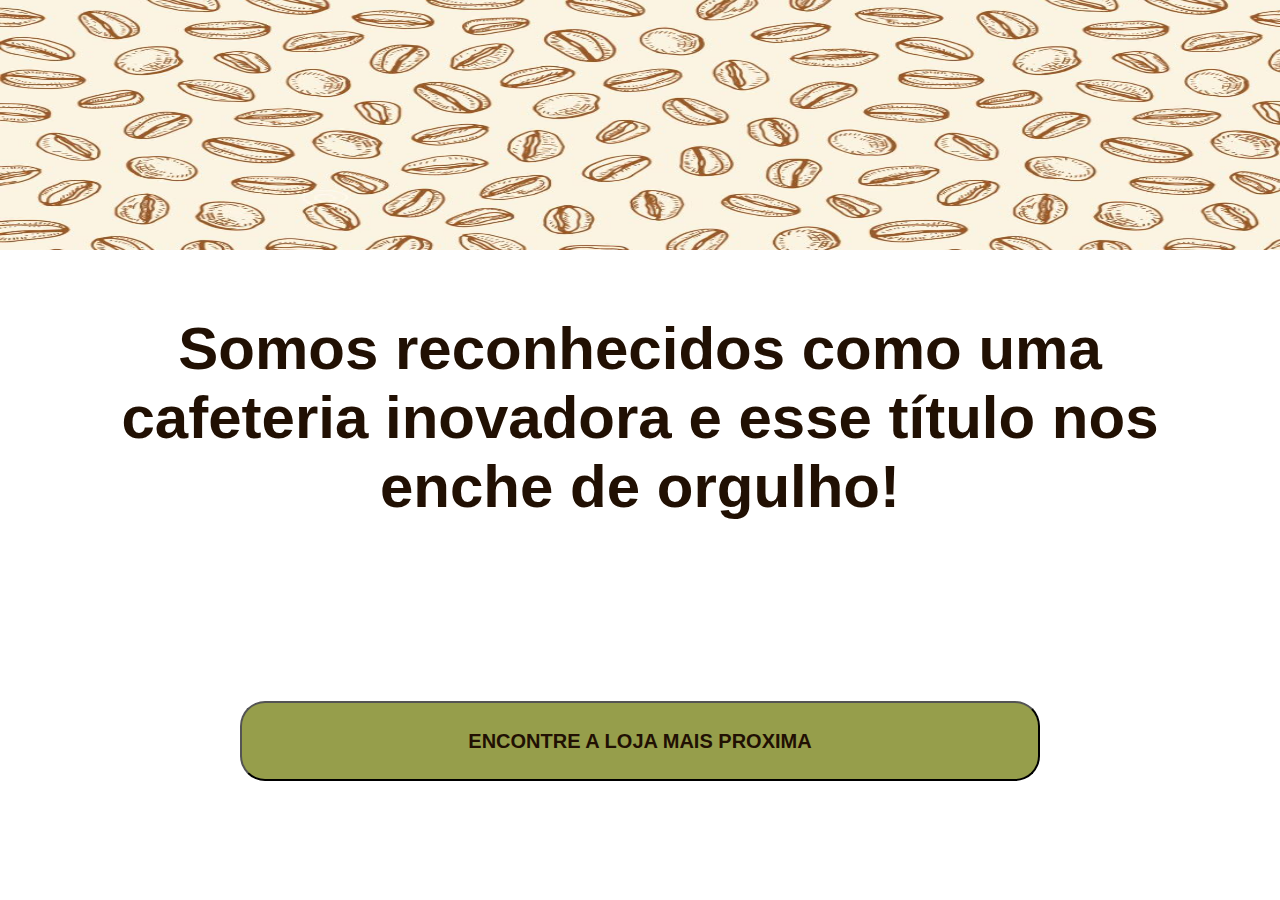
<file: loc.html>
<!DOCTYPE html>
<html lang="pt-br">
<head>
    <meta charset="UTF-8">
    <meta name="viewport" content="width=device-width, initial-scale=1.0">
    <link rel="stylesheet" href="css/loc.css">
    <title>localização</title>
</head>
<body>
    <header>
        <div class="img">
            <img src="img/unidade.jpg">
        </div>
    </header>

    <main>
        <div class="conteudo">
            <div class="titulo">
                <h1>Somos reconhecidos como uma cafeteria
                    inovadora e esse título nos enche de orgulho!</h1>
            </div>

            <div class="botão-unidade">
                <a href="https://g.co/kgs/qyLD1wv"><button>ENCONTRE A LOJA MAIS PROXIMA</button></a>
            </div>
        </div>
    </main>
</body>
</html>
</file>
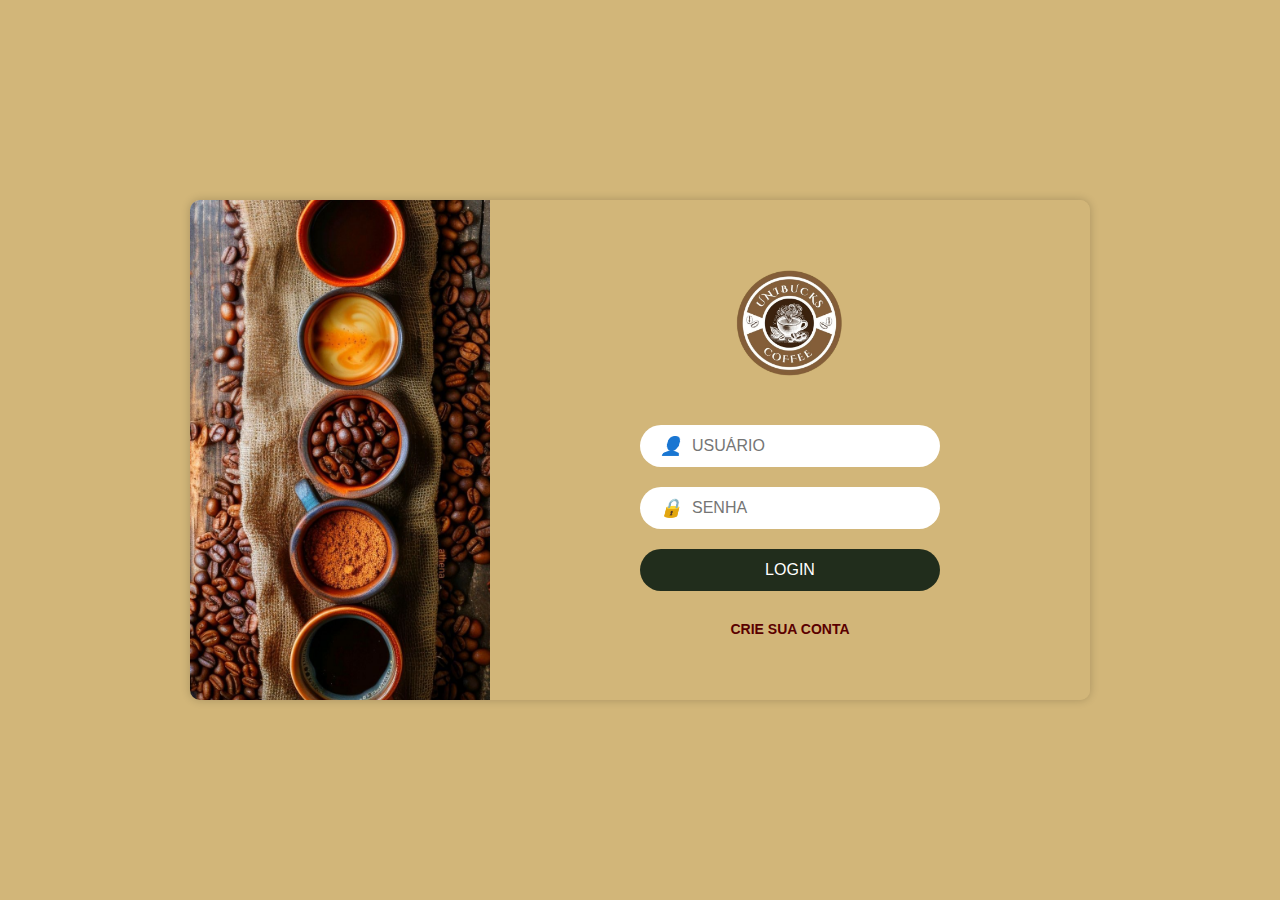
<file: login.html>
<!DOCTYPE html>
<html lang="pt-br">
<head>
    <meta charset="UTF-8">
    <meta name="viewport" content="width=device-width, initial-scale=1.0">
    <title>UNIBUCKS Login</title>
    <link rel="stylesheet" href="css/log.css">
</head>
<body>
    <div class="container">
        <div class="imagem-lateral">
            <img src="img/Imagem do WhatsApp de 2025-05-05 à(s) 21.50.55_62746134.jpg" alt="Café">
        </div>
        <div class="login-box">
            <img src="img/logo-login-removebg-preview.png" alt="Logo Unibucks" class="logo">
            
            <div class="input-group">
                <i class="icon">👤</i>
                <input type="text" placeholder="USUÁRIO">
            </div>

            <div class="input-group">
                <i class="icon">🔒</i>
                <input type="password" placeholder="SENHA">
            </div>

            <a href="index.html">
              <button class="login-btn">LOGIN</button>
            </a>


            <a href="#" class="create-account">CRIE SUA CONTA</a>
        </div>
    </div>
</body>
</html>
</file>
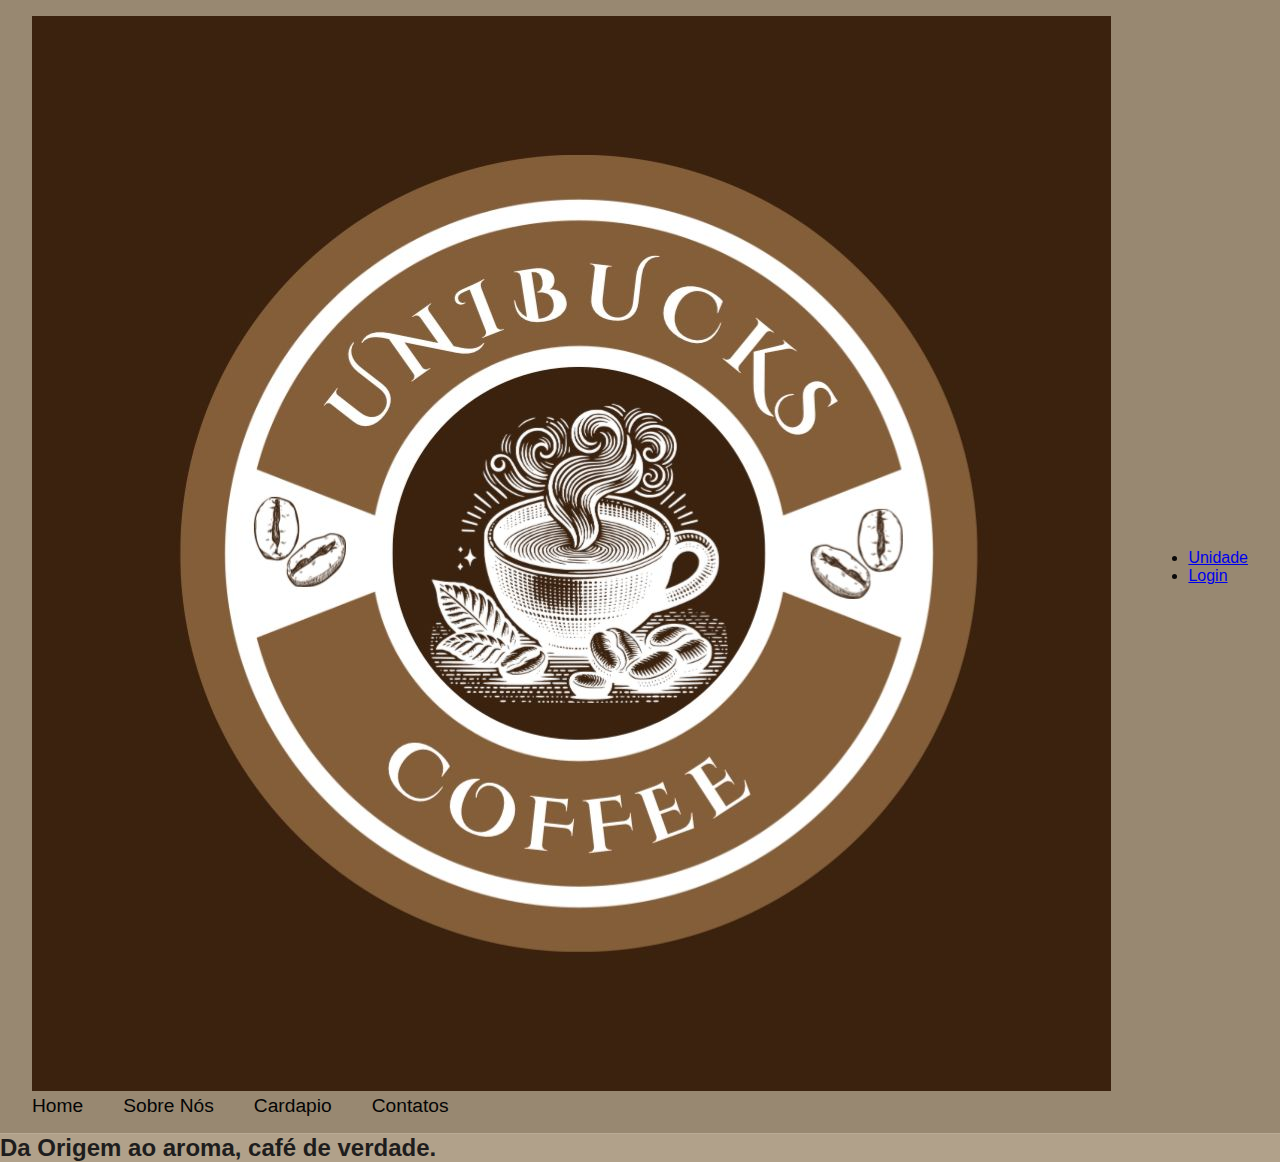
<file: main.html>
<!DOCTYPE html>
<html lang="pt-br">

<head>
    <meta charset="UTF-8">
    <meta name="viewport" content="width=device-width, initial-scale=1.0">
    <link rel="stylesheet" href="style.css">
    <title>Unibucks</title>
</head>

<body>
    <!-- cabeçalho para navegação na pagiina web -->
    <header class="header-nav">
        
      <nav class="nav-web" aria-label="Navegação Principal">
      <div class="left">

        <a href="main.html" target="_blank">
          <img class="logo" src="./img/logo.jpg">
        </a>
            
            <!-- Lista não ordenanda para organizar os links das paginas-->
        <ul class="nav-list">
            <li>
              <a href="main.html"> Home </a>
            </li>
            <li>
              <a href="#Sobre Nós">Sobre Nós</a>
            </li>
            <li>
              <a href="#Cardapio">Cardapio</a>
            </li>
            <li>
              <a href="#Contatos">Contatos</a>
            </li>
        </ul>
      </div>
        <ul class="list-rigth">
          <li>
            <a href="#Unidade">Unidade</a>
          </li>
          <li>
            <a href="#Login">Login</a>
          </li>
        </ul>
      </nav>

    </header>

      <!-- Conteúdo da página para criar rolagem -> teste-->
    <main>
      <div class="sobre">
        <h2>Da Origem ao aroma, café de verdade.</h2>
      </div>
    </main>

</body>
</html>
</file>
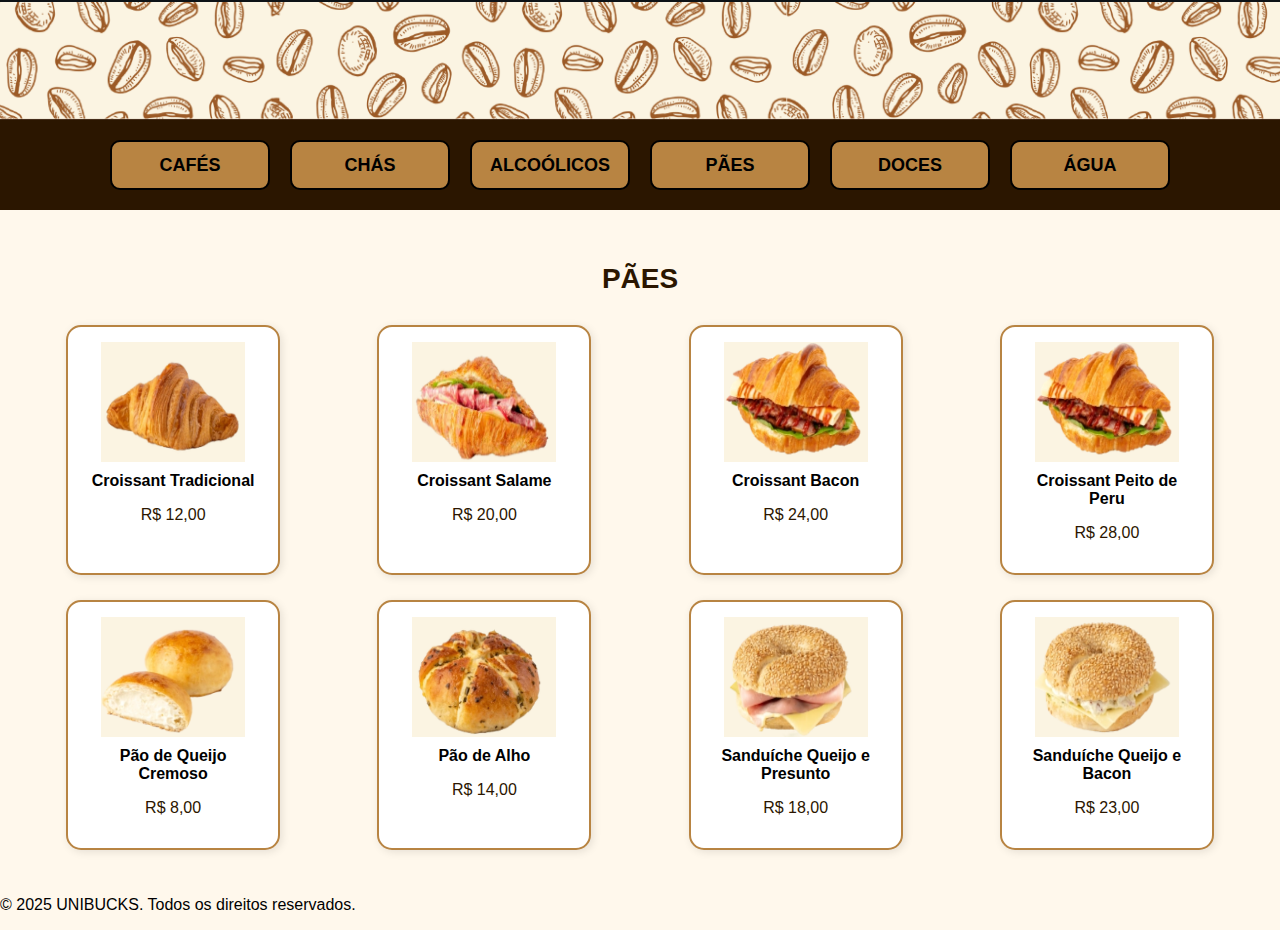
<file: paes.html>
<!DOCTYPE html>
<html lang="pt-BR">
<head>
  <meta charset="UTF-8">
  <meta name="viewport" content="width=device-width, initial-scale=1.0">
  <title>UNIBUCKS | Pães</title>
  <link rel="stylesheet" href="css/style.css">
</head>
<body>

<!-- Imagem do topo -->
  <div class="top-image">
    <img src="img/fundo de graos.png" alt="Grãos de café no topo" />
  </div>

  <!-- Menu de Categorias -->
  <div class="menu">
    <a href="cafes.html"><button>CAFÉS</button></a>
    <a href="chas.html"><button>CHÁS</button></a>
    <a href="alcoolicos.html"><button>ALCOÓLICOS</button></a>
    <a href="paes.html"><button>PÃES</button></a>
    <a href="doces.html"><button>DOCES</button></a>
    <a href="agua.html"><button>ÁGUA</button></a>
  </div>


  <main class="cardapio">
    <h2 class="titulo">PÃES</h2>
    <div class="produtos">
      <div class="produto"><img src="img/croisssant tradicional.png" alt="Croissant Tradicional"><p class="nome">Croissant Tradicional</p><p class="preco">R$ 12,00</p></div>
      <div class="produto"><img src="img/croissant salame.png" alt="Croissant Salame"><p class="nome">Croissant Salame</p><p class="preco">R$ 20,00</p></div>
      <div class="produto"><img src="img/croissant bacon.png" alt="Croissant Bacon"><p class="nome">Croissant Bacon</p><p class="preco">R$ 24,00</p></div>
      <div class="produto"><img src="img/croissant peito de peru.png" alt="Croissant Peito de Peru"><p class="nome">Croissant Peito de Peru</p><p class="preco">R$ 28,00</p></div>
      <div class="produto"><img src="img/pao de queijo cremoso.png" alt="Pão de Queijo Cremoso"><p class="nome">Pão de Queijo Cremoso</p><p class="preco">R$ 8,00</p></div>
      <div class="produto"><img src="img/pao de alho.png" alt="Pão de Alho"><p class="nome">Pão de Alho</p><p class="preco">R$ 14,00</p></div>
      <div class="produto"><img src="img/sanduiche de presunto e queijo.png" alt="Sanduíche Queijo e Presunto"><p class="nome">Sanduíche Queijo e Presunto</p><p class="preco">R$ 18,00</p></div>
      <div class="produto"><img src="img/sanduiche queijo e bacon.png" alt="Sanduíche Queijo e Bacon"><p class="nome">Sanduíche Queijo e Bacon</p><p class="preco">R$ 23,00</p></div>
    </div>
  </main>

  <footer>
    <p>&copy; 2025 UNIBUCKS. Todos os direitos reservados.</p>
  </footer>

</body>
</html>
</file>
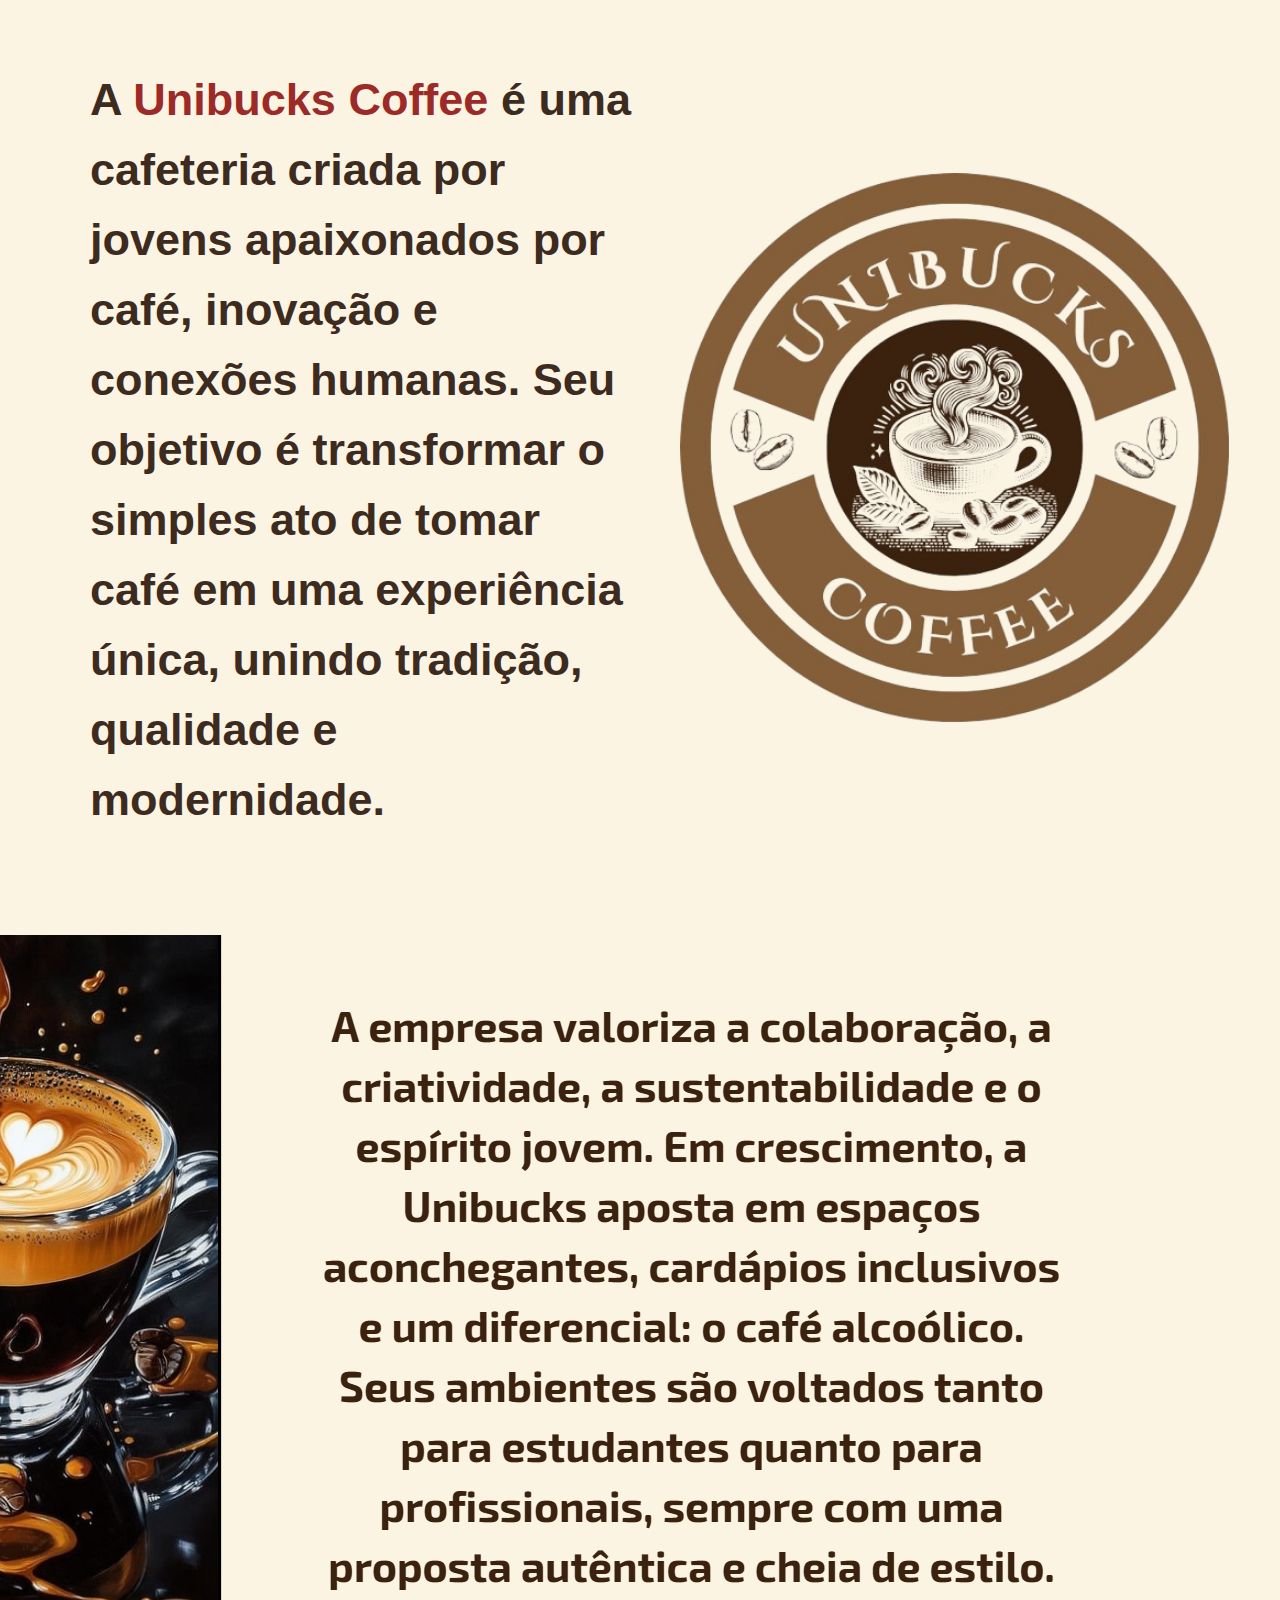
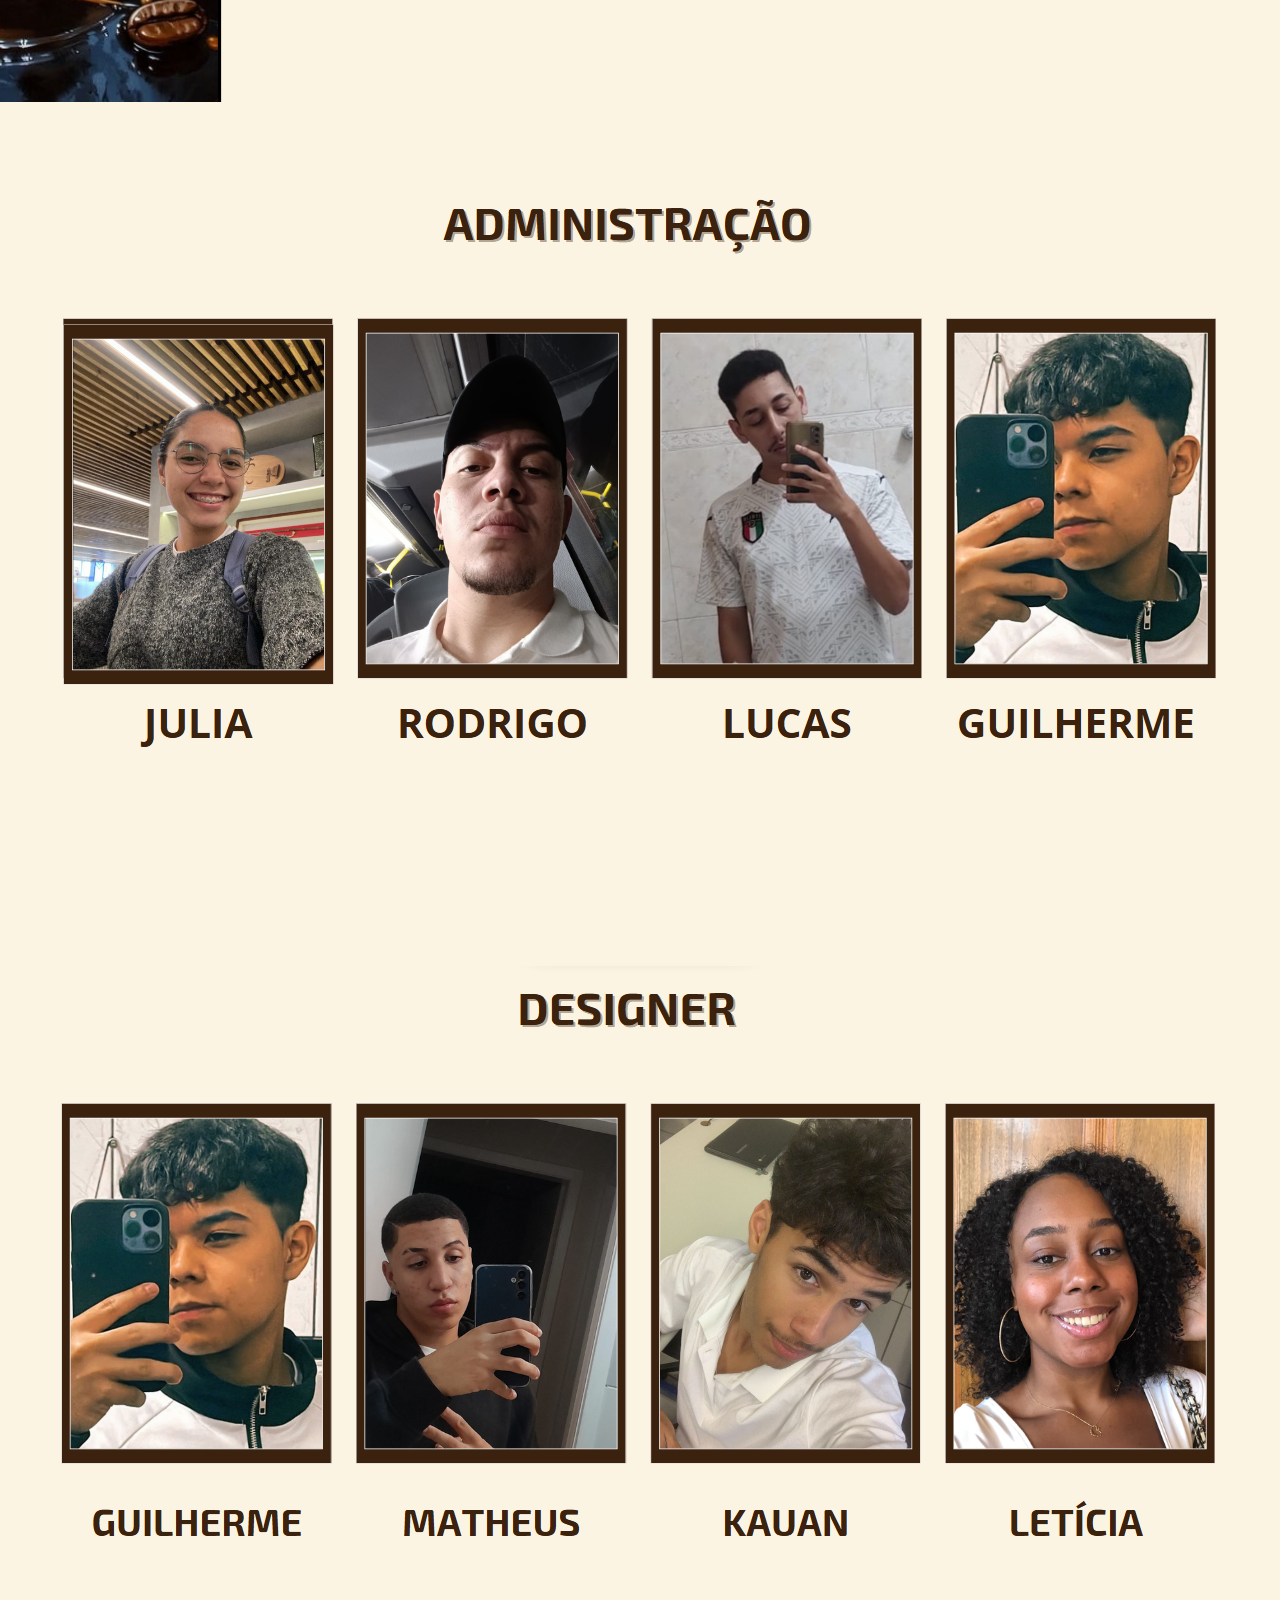
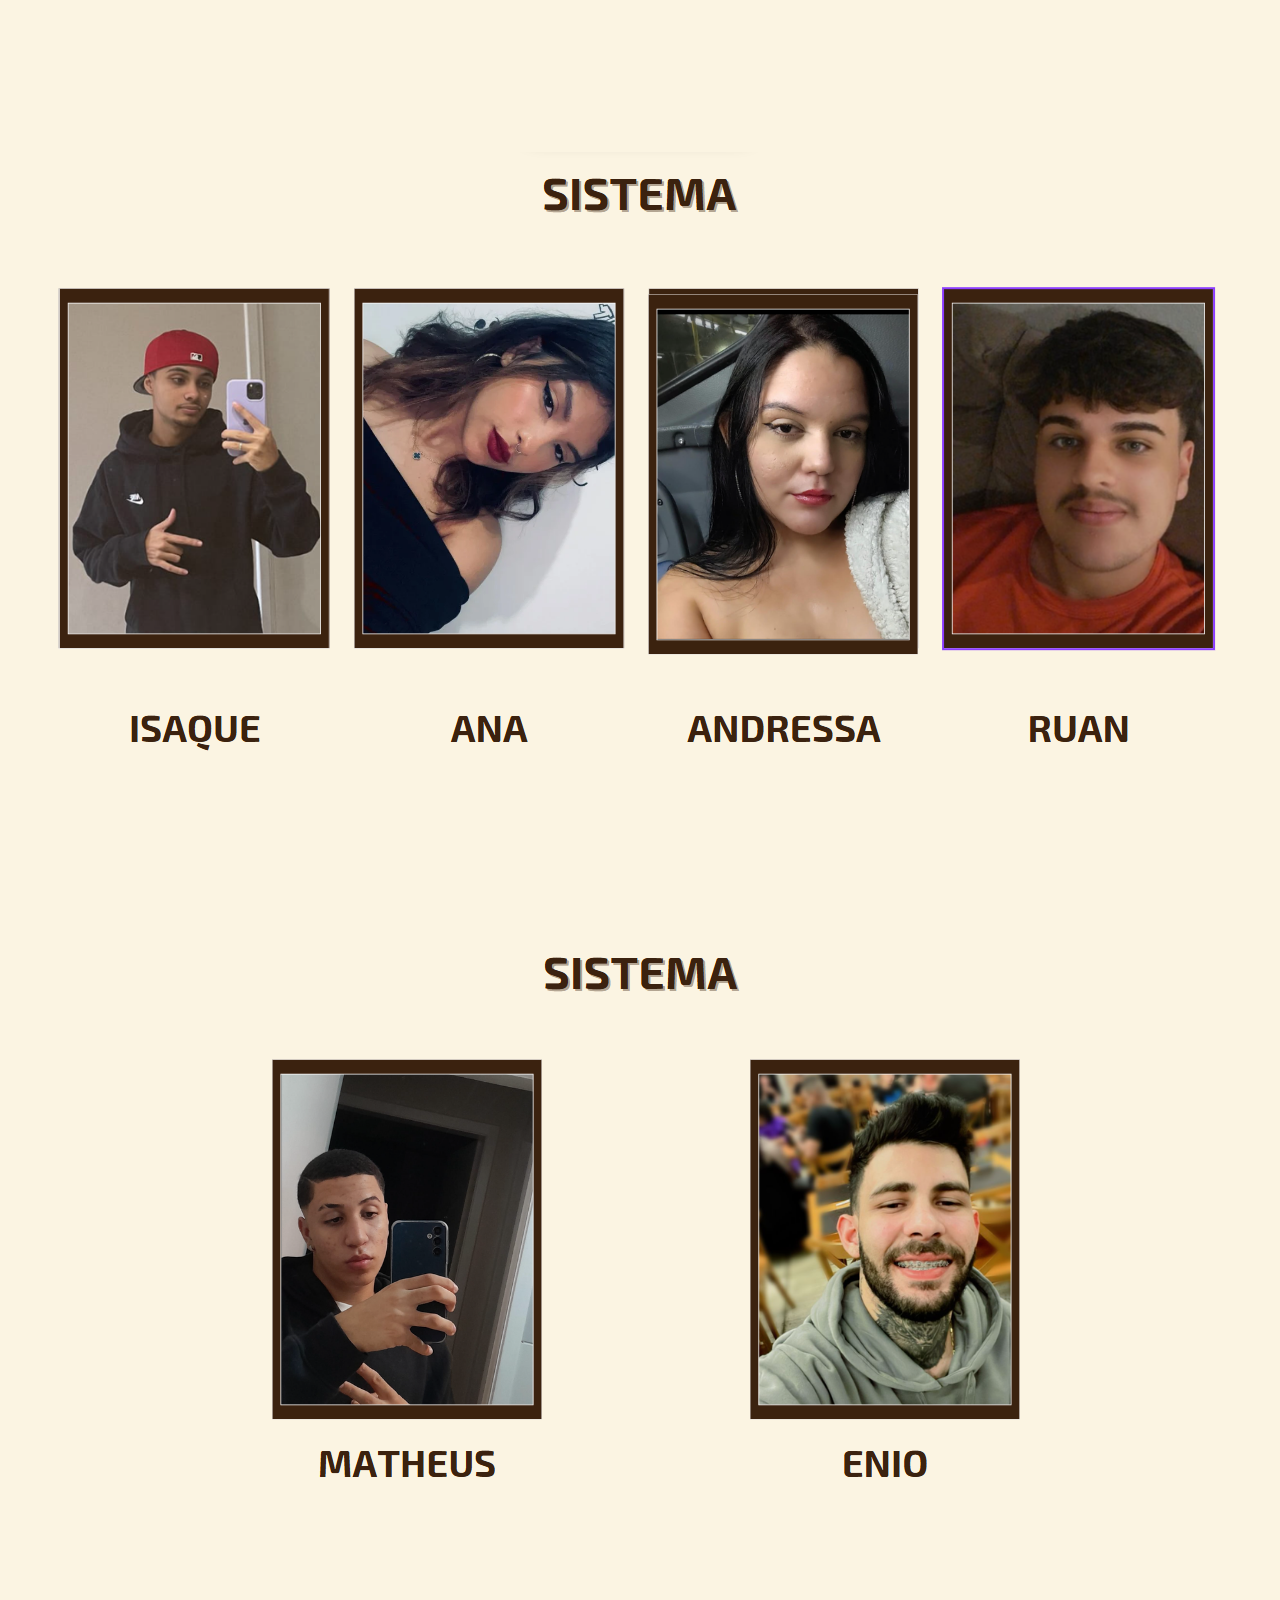
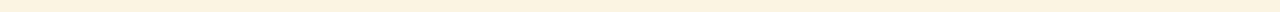
<file: sobre.html>
<!DOCTYPE html>
<html lang="pt-br">
<head>
    <meta charset="UTF-8">
    <meta name="viewport" content="width=device-width, initial-scale=1.0">
    <link rel="stylesheet" href="css/sobre.css">
    <title>Sobre Nos</title>
</head>
<body>
    <div class="container">
        <div class="texto">
          <p>
            A <span class="destaque">Unibucks Coffee</span> é uma cafeteria criada por jovens apaixonados por café, inovação e conexões humanas. 
            Seu objetivo é transformar o simples ato de tomar café em uma experiência única, unindo tradição, qualidade e modernidade.
          </p>
        </div>
        <div class="logo">
          <img src="img/unibucks-removebg-preview.png" alt="Logo Unibucks">
        </div>
      </div>

      <div class="sub-container">
        <div class="img">
          <img src="img/Captura de tela 2025-05-18 223641.png">
        </div>
      </div>

      <div class="equipe">
        <div class="pp">
          <img src="img/pp.png">
        </div>
        <div class="sp">
          <img src="img/sp.png">
        </div>
        <div class="tp">
          <img src="img/Captura de tela 2025-05-19 204136.png">
        </div>
        <div class="tp">
          <img src="img/qp.png">
        </div>
      </div>
</body>
</html>
</file>
<file: css/home.css>
*{
    margin: 0;
    padding: 0;
    box-sizing: border-box;
}

body{
    font-family: Arial, Helvetica, sans-serif;
    background-color: #000000;
}

.header-nav{
    background-color: #3b220f;
    width: 100%;
    color: rgb(10, 9, 9);
}

.nav-web{
    margin: 0 ;
    display: flex;
    justify-content: space-between;
    align-items: center; 
    padding: 0 20px;
}

.left {
    display: flex;
    align-items: center;
    gap: 20px;
  }

.logo{
    width: 300px;
    height: 150px;
    border-radius: 50%;
    margin-right: 2em;
}

.nav-list, .list-right{
    list-style: none;
    display: flex;
    gap: 2rem;
}

.nav-list a, .list-right a{
    font-family: Arial, Helvetica, sans-serif;
    text-decoration: none;
    color: #fff;
    font-size: 1.5rem; 
}

.img1{
    height: auto;
    width: 100%;
    display: block;
}

.frame2{
    display: flex;
    justify-content: center;
    height: 400px;
    min-height: 100vh;
}

.frame3{
    color: #211003;
    display: flex;
    justify-content: space-between;
}

.apresentação-cardapio{
    display: inline;
    padding: 50px 80px;
    font-family: Arial, Helvetica, sans-serif;
    background-color: #fbf4e2;
}

.titulo-text-cardapio{
    font-size: 50px;
    text-align: center;
    margin-bottom: 90px;
}
.text-cardapio{
    font-size: 50px;
    text-align: center;
    margin-bottom: 90px;
}

.botão-cardapio{ 
    text-align: center;
}

.botão-cardapio button{
    height: 80px;
    width: 300px;
    border-radius: 25px;
    color: #211003;
    font-size: 30px;
    font-weight: bold;
    background-color: #969e4b;
}

.botão-cardapio button:hover{
    background-color: #838a46;
    cursor: pointer;
}

.img-home-card{
    background-color: #845e39;
    margin: 0px;
    padding: 10px 30px;
}

.img-home-card img{
    min-width: 800px;
    max-height: 900px;
    width: auto;
    height: auto;
}

.frame4 {
    display: flex;
    justify-content: center;
    align-items: center;
    background-color: #838a46;
    min-height: 100vh;
}

.conteudo-torra {
    display: flex;
    flex-direction: column;
    align-items: center;
    text-align: center;
}

.titulo-home-torra {
    margin-bottom: 80px;
    color: #3b220f;
    font-size: 50px;
}

.imagem-torra {
    width: 1000px;
    height: auto;
    margin-bottom: 40px;
}

.texto-torra {
    display: flex;
    justify-content: center;
    gap: 40px;
    margin-bottom: 30px;
}

.texto-torra span {
    font-family: Arial, Helvetica, sans-serif;
    font-size: 40px;
    color: white;
}

.botao-link button {
    height: 80px;
    width: 300px;
    border-radius: 25px;
    color: #211003;
    font-size: 30px;
    font-weight: bold;
    background-color: #e5d19f;
    text-decoration: none;
}
  
.botao-link:visited {
    color: #211003;
}
  
  

.frame5 {
    background-color: #000000; 
    min-height: 40vh;
    display: flex;
    padding: 0px 20px;
    font-family: Arial, sans-serif;
}

.fim-conteudo {
    display: flex;
    align-items: center;
    justify-content: space-between;
    max-width: 1200px;
    width: 100%;
    height: 100%;
    gap: 90px;
}

.txt-fim{
    display: flex;
    text-align: left;
}

.txt-fim h1 {
    color: #d7b381;
    font-size: 90px;
    white-space: nowrap;
}

.Imagem-fim {
    width: 100%;
    margin: 0,20px;
    display: flex;
    justify-content: flex-end;
}


.Imagem-fim img {
    max-width: 500px;
    height: auto;
    margin: 0 10px;
    padding: 0;
    border: none;
    margin-bottom: 20px;
}

.footer {
    background-color: #3b220f;
    padding: 40px 20px;
    text-align: center;
}
  
.footer-content {
    max-width: 1200px;
    margin: auto;
}
  
.logo {
    width: 150px;
    margin-bottom: 20px;
}
  
.footer-nav ul {
    list-style: none;
    margin: 20px 0;
}
  
.footer-nav ul li {
    display: inline-block;
    margin: 0 15px;
}
  
.footer-nav ul li a {
    text-decoration: none;
    color: #d2b48c;
    font-weight: bold;
    letter-spacing: 5px;
    transition: 0.3s;
}
  
.footer-nav ul li a:hover {
    color: #fff;
}
  
  
.social-icons a img {
    width: 50px;
    margin: 10px;

}
  
  
.whatsapp-button {
    margin: 30px 0;
}
  
.whatsapp-button a {
    background-color: #f5e1b5;
    padding: 12px 25px;
    border-radius: 30px;
    color: #4e2e1d;
    font-weight: bold;
    text-decoration: none;
    display: inline-flex;
    align-items: center;
    gap: 10px;
    transition: 0.3s;
}
  
.whatsapp-button a img {
    width: 50px;
}
  
.whatsapp-button a:hover {
    background-color: #e0c98a;
}
  
.copyright {
    font-size: 14px;
    color: #c0a97d;
    margin-top: 20px;
}
</file>
<file: login-page/styles.css>
*{
    margin: 0;
    padding: 0;
    box-sizing: border-box;
}

body{
    display: flex;
    justify-content: center;
    align-items: center;
    min-height: 100vh;
    background-color: antiquewhite;
    background-size: cover;
    background-position: center;
}

.container{
    width: 420px;
    background-color: transparent;
    border: 2px solid gray;
    border-radius: 10px;
    color: black;
    padding: 30px 40px;
    box-shadow: rgba(0, 0, 0, 0.25) 0px 54px 55px, rgba(0, 0, 0, 0.12) 0px -12px 30px, rgba(0, 0, 0, 0.12) 0px 4px 6px, rgba(0, 0, 0, 0.17) 0px 12px 13px, rgba(0, 0, 0, 0.09) 0px -3px 5px;
}

.container h1{
    font-size: 36px;
    text-align: center;
    font-family: 'Times New Roman', Times, serif;
    color: rgb(102, 102, 102);
}

form div input{
    width: 100%;
    border: 2px solid gray;
    border-radius: 4px;
    padding: 12px;
    margin: 15px;
    box-sizing: border-box;
    font-family: Arial, Helvetica, sans-serif;
    font-size: 18px;
}

.sobre_mais{
    font-family: 'Times New Roman', Times, serif;
    display: flex;
    justify-content: space-between;
    align-items: center;
    margin: 15px 0;
    padding: 0 15px;

}

.sobre_mais label{
    display: flex;
    align-items: center;
    gap: 5px;
    margin-right: 25px;
    cursor: pointer;
    font-size: 18px;
}


.tent{
    text-decoration: none;
    color: black;
    font-size: 18px;
}

.tent:hover{
    text-decoration: underline;
    color: rgb(102, 102, 102);
}

a{
    text-decoration: none;
}
button{
    border: 2px solid transparent;
    border-radius: 8px;
    padding: 12px 0;
    background-color: gray;
    color: #fff;
    display: block;
    margin: 20px auto 0;
    width: 80%;
    max-width: 200px;
    cursor: pointer;
    text-decoration: none;

}

button:hover{
    background-color: #9a9797;
}

.cadastro .new {
    display: inline-block;
    font-size: 18px;
    margin: 25px 0;
    text-align: left;
    cursor: pointer;
    color: inherit; 
    text-decoration: none; 
}

.cadastro .new:hover {
    text-decoration: underline;
    color: rgb(102, 102, 102);
}
</file>
<file: css/style.css>
body {
  margin: 0;
  padding: 0;
  font-family: Arial, sans-serif;
  background-color: #fff8ec;
}

/* Imagem do topo */
.top-image {
  width: 100%;
  height: auto;
  overflow: hidden;
}

.top-image img {
  width: 100%;
  height: 120px; /* Altura ajustável conforme o tamanho desejado */
  object-fit: cover;
  display: block;
}

/* Menu com fundo marrom */
.menu {
  display: flex;
  justify-content: center;
  align-items: center;
  background-color: #2b1600;
  padding: 20px 0;
  flex-wrap: wrap;
  gap: 20px;
}

/* Estilo dos botões retangulares */
.menu button {
  width: 160px;
  height: 50px;
  background-color: #b88442;
  color: #000;
  border: 2px solid #000;
  border-radius: 10px;
  font-size: 18px;
  font-weight: bold;
  font-family: Arial, sans-serif;
  cursor: pointer;
  text-align: center;
  transition: background-color 0.2s ease;
}

/* Hover (passar o mouse) */
.menu button:hover {
  background-color: #c29351;
}

/* Imagem principal */
.main-image {
  width: 100%;
  height: auto;
  display: block;
}

.cardapio {
  padding: 30px;
}

.titulo {
  text-align: center;
  font-size: 28px;
  color: #2b1600;
  margin-bottom: 30px;
  font-family: Arial, sans-serif;
}

.produtos {
  display: grid;
  grid-template-columns: repeat(4, 1fr); /* 4 colunas fixas */
  gap: 25px;
  justify-items: center;
}


.produto {
  background-color: #fff;
  border: 2px solid #b88442;
  border-radius: 15px;
  padding: 15px;
  text-align: center;
  width: 180px;
  box-shadow: 2px 2px 8px rgba(0, 0, 0, 0.1);
}

.produto img {
  width: 80%;
  height: 120px;       
  object-fit: contain   
  border-radius: 10px;
  display: block;
  margin: 0 auto;
}

.nome {
  font-weight: bold;
  margin: 10px 0 5px;
}

.preco {
  color: #2b1600;
  font-size: 16px;
}
</file>
<file: styles.css>
*{
    margin: 0;
    padding: 0;
    box-sizing: border-box;
}

body{
    display: flex;
    justify-content: center;
    align-items: center;
    min-height: 100vh;
    background-color: antiquewhite;
    background-size: cover;
    background-position: center;
}

.container{
    width: 420px;
    background-color: transparent;
    border: 2px solid gray;
    border-radius: 10px;
    color: black;
    padding: 30px 40px;
    box-shadow: rgba(0, 0, 0, 0.25) 0px 54px 55px, rgba(0, 0, 0, 0.12) 0px -12px 30px, rgba(0, 0, 0, 0.12) 0px 4px 6px, rgba(0, 0, 0, 0.17) 0px 12px 13px, rgba(0, 0, 0, 0.09) 0px -3px 5px;
}

.container h1{
    font-size: 36px;
    text-align: center;
    font-family: 'Times New Roman', Times, serif;
    color: rgb(102, 102, 102);
}

form div input{
    width: 100%;
    border: 2px solid gray;
    border-radius: 4px;
    padding: 12px;
    margin: 15px;
    box-sizing: border-box;
    font-family: Arial, Helvetica, sans-serif;
    font-size: 18px;
}

.sobre_mais{
    font-family: 'Times New Roman', Times, serif;
    display: flex;
    justify-content: space-between;
    align-items: center;
    margin: 15px 0;
    padding: 0 15px;

}

.sobre_mais label{
    display: flex;
    align-items: center;
    gap: 5px;
    margin-right: 25px;
    cursor: pointer;
    font-size: 18px;
}


.tent{
    text-decoration: none;
    color: black;
    font-size: 18px;
}

.tent:hover{
    text-decoration: underline;
    color: rgb(102, 102, 102);
}

button{
    border: 2px solid transparent;
    border-radius: 8px;
    padding: 12px 0;
    background-color: gray;
    color: #fff;
    display: block;
    margin: 20px auto 0;
    width: 80%;
    max-width: 200px;
    cursor: pointer;

}

button:hover{
    background-color: #9a9797;
}

.cadastro .new {
    display: inline-block;
    font-size: 18px;
    margin: 25px 0;
    text-align: left;
    cursor: pointer;
    color: inherit; 
    text-decoration: none; 
}

.cadastro .new:hover {
    text-decoration: underline;
    color: rgb(102, 102, 102);
}
</file>
<file: css/contato.css>
*{
    margin: 0;
    padding: 0;
    box-sizing: border-box;
}

body{
    background-color: #fbf4e2;
}

.texto{
    display: flex;
    text-align: center;
    justify-content: center;
    margin: 50px;
    padding: 50px;
}

.texto h1{
    font-family: Arial, Helvetica, sans-serif;
    font-size: 50px;
    color: #211003;
    line-height: 70px;
}

.conteudo{
    display: flex;
    justify-content: space-around;
    align-items: center;
    margin-bottom: 30px;
}

.botao-contato{
    margin: 0 90px 0 90px;
}

.botao-contato button{
    width: 550px;
    height: 120px;
    border-radius: 50px;
    background-color: #9c5a26;
    text-align: center;
    font-family: Arial, Helvetica, sans-serif;
    color: white;
    text-decoration: none;
    font-size: 25px;
    font-weight: bold;
}

.footer {
    background-color: #3b220f;
    padding: 40px 20px;
    text-align: center;
}
  
.footer-content {
    max-width: 1200px;
    margin: auto;
}
  
.logo {
    width: 150px;
    margin-bottom: 20px;
}
  
.footer-nav ul {
    list-style: none;
    margin: 20px 0;
}
  
.footer-nav ul li {
    display: inline-block;
    margin: 0 15px;
}
  
.footer-nav ul li a {
    text-decoration: none;
    color: #d2b48c;
    font-size: 20px;
    font-weight: bold;
    letter-spacing: 5px;
    transition: 0.3s;
}
  
.footer-nav ul li a:hover {
    color: #fff;
}
  
.social-icons a img {
    width: 50px;
    margin: 10px;
}
  
.whatsapp-button {
    margin: 30px 0;
}
  
.whatsapp-button a {
    background-color: #f5e1b5;
    padding: 12px 25px;
    border-radius: 30px;
    color: #4e2e1d;
    font-weight: bold;
    text-decoration: none;
    display: inline-flex;
    align-items: center;
    gap: 10px;
    transition: 0.3s;
}
  
.whatsapp-button a img {
    width: 50px;
}
  
.whatsapp-button a:hover {
    background-color: #e0c98a;
}
  
.copyright {
    font-size: 20px;
    color: #d2b48c;
    margin-top: 20px;
}
</file>
<file: css/loc.css>
*{
    margin: 0;
    padding: 0;
    box-sizing: border-box;
}

.img img{
    width: 100%;
    height: 250px;
}

.conteudo{
    display: inline;
    text-align: center;
    justify-content: center;
    align-items: center;
}

.titulo{
    margin-top: 100px;
    text-align: center;
    margin: 30px;
    padding: 30px;
}

.titulo h1{
    font-family: Arial, Helvetica, sans-serif;
    font-size: 60px;
    color: #211003;
}

.botão-unidade{ 
    margin-top: 150px;
    text-align: center;
}

.botão-unidade button{
    height: 80px;
    width: 800px;
    border-radius: 25px;
    color: #211003;
    font-size: 20px;
    font-weight: bold;
    background-color: #969e4b;
}
</file>
<file: css/log.css>
* {
    margin: 0;
    padding: 0;
    box-sizing: border-box;
    font-family: Arial, sans-serif;
}

body {
    height: 100vh;
    background-color: #d2b679; /* cor de fundo bege */
    display: flex;
    justify-content: center;
    align-items: center;
}

.container {
    display: flex;
    width: 900px;
    height: 500px;
    border-radius: 10px;
    overflow: hidden;
    box-shadow: 0 0 10px rgba(0,0,0,0.2);
}

.imagem-lateral img {
    height: 100%;
    width: 300px;
    object-fit: cover;
}

.login-box {
    background-color: #d2b679;
    flex: 1;
    padding: 40px;
    display: flex;
    flex-direction: column;
    align-items: center;
    justify-content: center;
    gap: 20px;
}

.logo {
    width: 170px;
    margin-bottom: 20px;
}

.input-group {
    background: white;
    width: 100%;
    max-width: 300px;
    border-radius: 25px;
    display: flex;
    align-items: center;
    padding: 10px 20px;
}

.input-group .icon {
    margin-right: 10px;
    font-size: 18px;
}

.input-group input {
    border: none;
    outline: none;
    font-size: 16px;
    width: 100%;
}

.login-btn {
    width: 300px;
    padding: 12px;
    border: none;
    border-radius: 25px;
    background-color: #212d1c;
    color: white;
    font-size: 16px;
    cursor: pointer;
}

.login-btn:hover {
    background-color: #1b2518;
}

.create-account {
    margin-top: 10px;
    color: #5a0000;
    font-weight: bold;
    text-decoration: none;
    font-size: 14px;
}
</file>
<file: style.css>
/* elementos para borda da pagina */
*{
    margin: 0;
    padding: 0;
    box-sizing: border-box; /*Bordas arredondas na pagina*/
}

/* elementos para pagina inteira */
body{
    background-color: rgb(177, 161, 138); /* Cor de fundo da pagina */
    color:rgb(30, 29, 29); /*Cor do texto em geral*/
    font-family: Arial, Helvetica, sans-serif; /*tippo de fonte */
}

.header-nav{
    background-color: rgb(152, 136, 113); /* cor da faixa */
    color: rgb(10, 9, 9); /* Cor da fonte na faixa */
    padding: 1em; /*Tamanho da faixa*/
    border-bottom: 1px solid rgb(185, 171, 150); /* Borda na parte inferior*/
    transition: box-shadow 0.2s ease; /* garente uma mudança suave quando rolamos a barra */
}

/* Navbar sticky */
.header-nav.sticky {
    position: fixed; /* mantem os elementos fixados na sua posição */
    top: 0; /* mantem elementos visivel */
    left: 0; /* mantem elementos visivel */
    right: 0; /* mantem elementos visivel */
    box-shadow: 0 2px 5px rgba(0, 0, 0, 0.1); /* Sombramento com o movimento */
    z-index: 1000; /* mantem a barra em cima de navegação */
  }

.nav-web{
    max-width: 2500px; /* ajuste da posição dentro do nav */
    margin: 0 auto; /* alinhamento da posição */
    display: flex; /* ele torna os elementos dentro do nav flexivel com sua mediada */
    justify-content: space-between; /* cria espaço entre elementos */
    align-items: center; /* alinhamento dos elementos */
    padding: 0 1rem;
}

.logo a{
    font-size: 1.8rem; /*tamanho da fonte */
    color: rgb(14, 13, 13);/* Cor da fonte */
    text-decoration: none; /* removendo sublinhado */
}

.nav-list{
    list-style: none; /* tira personalização do estilo da lista */
    display: flex;
    gap: 2.5rem; /* espaçamento entre os elementos da lista */
}

.nav-list a{
    text-decoration: none;
    color: rgb(5, 5, 5);
    font-size: 1.2rem; /* tamanmho da fonte */
}

.nav-list a:hover{
    color: black;
}
</file>
<file: css/sobre.css>
*{
    margin: 0;
    padding: 0;
    box-sizing: border-box;
}

body{
  background-color: #fbf4e2;
}

.container {
    display: flex;
    align-items: center;
    justify-content: center;
    height: 100vh;
    padding: 50px;
}
  
.texto {
  flex: 1;
  display: flex;
  flex-direction: column;
  justify-content: center;
  align-items: center;
  gap: 20px;
  padding: 40px;
}
  
.texto p {
    font-size: 30px;
    color: #3e2b1f;
    font-size: 45px;
    font-family: Arial, Helvetica, sans-serif;
    font-weight: bold;
    line-height: 70px;
}
  
.destaque {
    color: #9c2a26;
}
  
.logo {
    flex: 1;
    text-align: center;
}
  
.logo img {
    width: 100%;
    max-width: 800px;
}

.sub-container {
  display: flex;
  justify-content: center;
  margin-right: 100px;
  margin-bottom: 50px;
}

.equipe{
  display: flex;
  flex-direction: column;
  align-items: center;
  gap: 100px;
}

.equipe img{
  max-width: 100%;
  height: auto;
}
</file>
